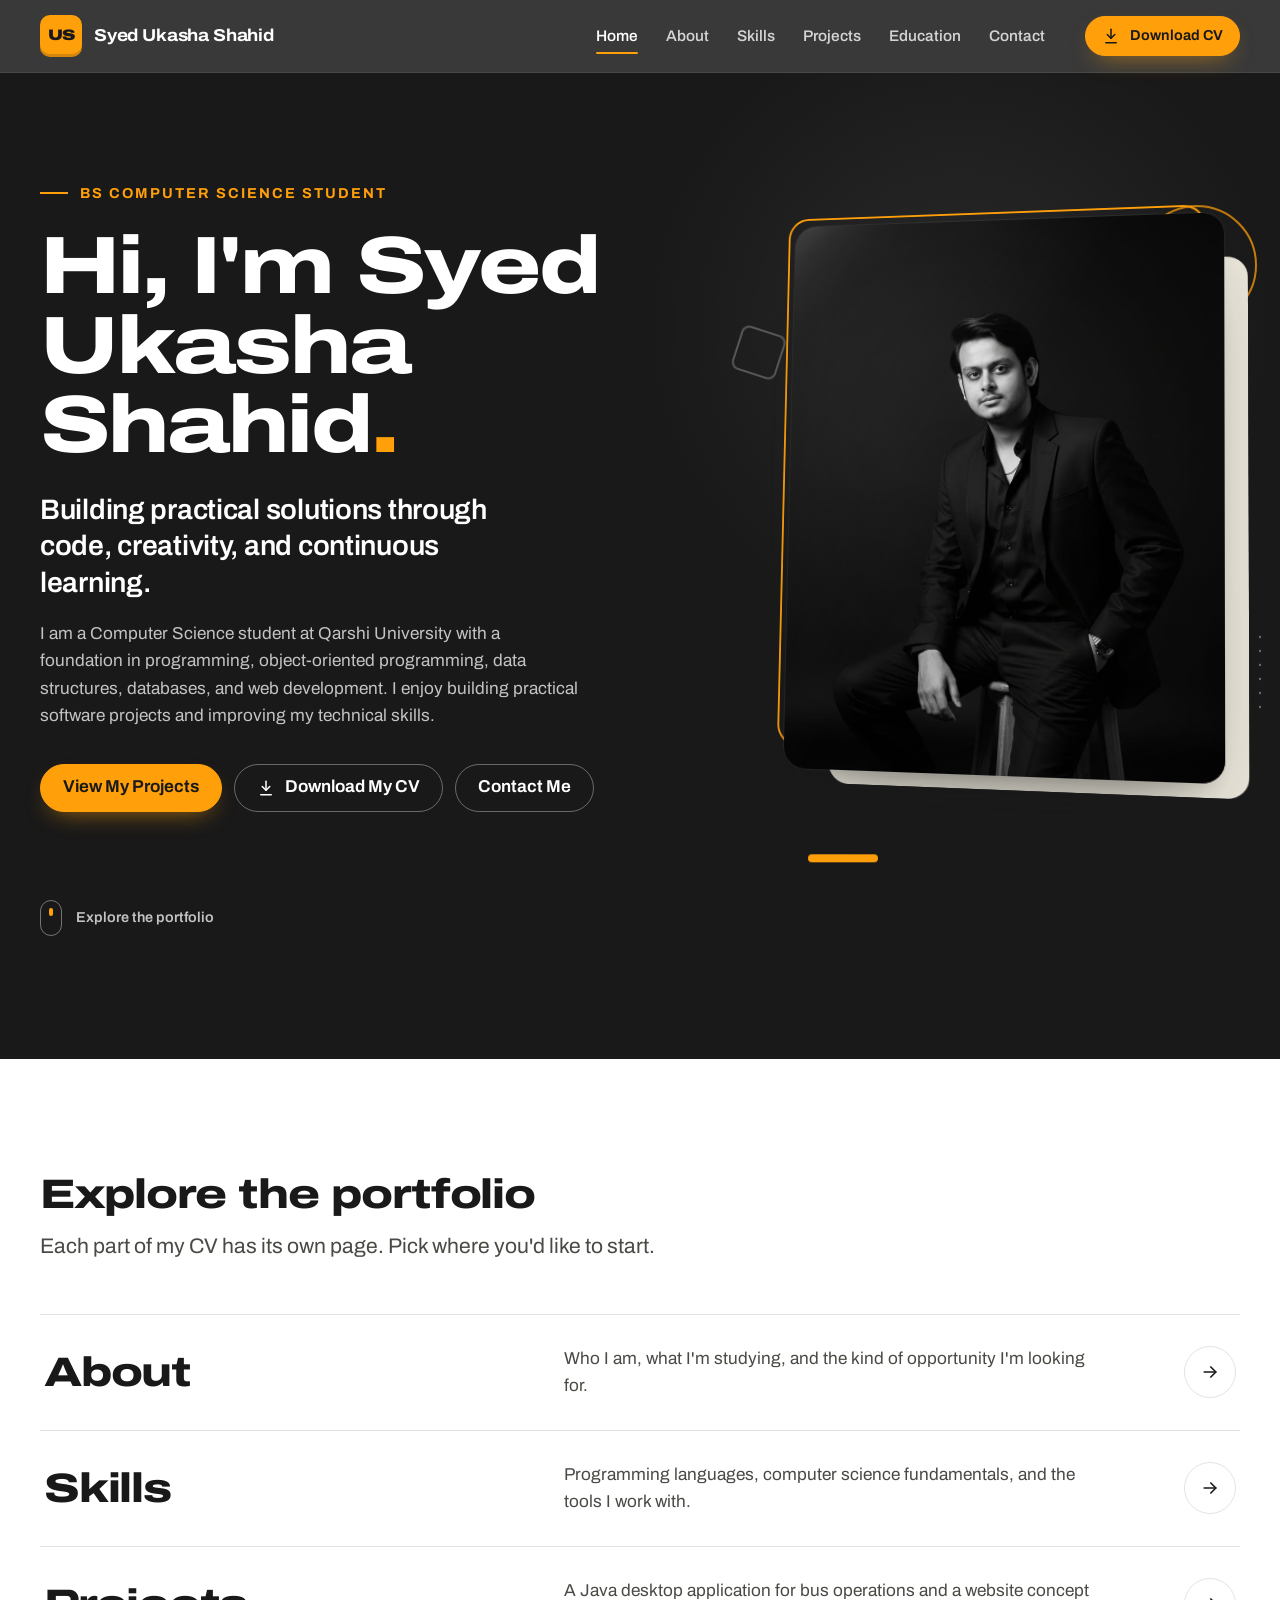
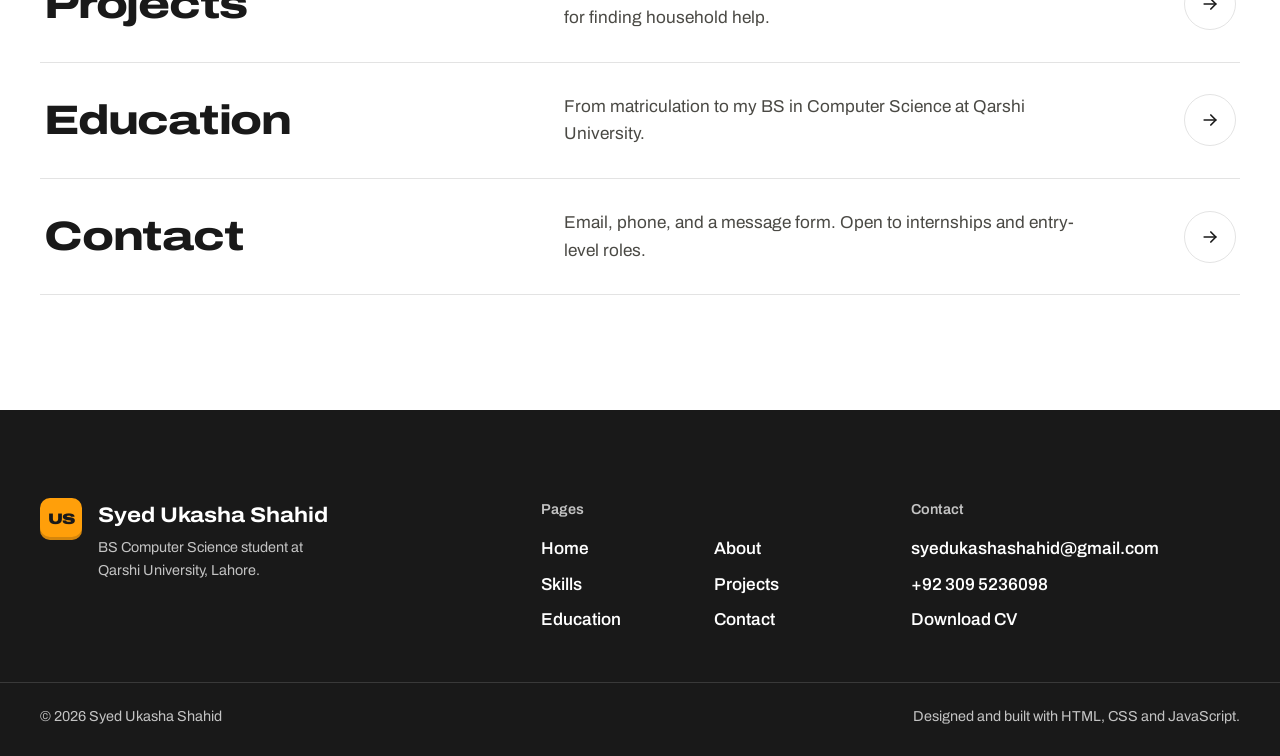
<file: index.html>
<!DOCTYPE html>
<html lang="en">
<head>
  <meta charset="UTF-8">
  <meta name="viewport" content="width=device-width, initial-scale=1">
  <title>Syed Ukasha Shahid | Computer Science Student</title>
  <meta name="description" content="Portfolio of Syed Ukasha Shahid, a BS Computer Science student at Qarshi University, Lahore. Projects, skills, education and contact details.">
  <meta name="theme-color" content="#191919">
  <link rel="icon" href="data:image/svg+xml,%3Csvg xmlns='http://www.w3.org/2000/svg' viewBox='0 0 64 64'%3E%3Crect width='64' height='64' rx='14' fill='%23FF9F0A'/%3E%3Ctext x='32' y='42' text-anchor='middle' font-family='Arial Black,Arial,sans-serif' font-weight='900' font-size='28' fill='%23191919'%3EUS%3C/text%3E%3C/svg%3E">
  <link rel="stylesheet" href="style.css">
  <script>
    /* Enables motion styles only when JavaScript runs. If script.js fails
       to load, the failsafe shows all content after 2.5 seconds. */
    document.documentElement.classList.add("js");
    setTimeout(function () { if (!window.__siteReady) document.documentElement.classList.add("reveal-fallback"); }, 2500);
  </script>
  <script src="script.js" defer></script>
</head>
<body>
  <a class="skip-link" href="#main">Skip to content</a>

  <!-- ============ Shared navigation ============ -->
  <header class="site-header">
    <div class="container nav-bar">
      <a class="brand" href="index.html" aria-label="Syed Ukasha Shahid, home page">
        <span class="monogram" aria-hidden="true">US</span>
        <span class="brand-name" aria-hidden="true">Syed Ukasha Shahid</span>
      </a>
      <button class="nav-toggle" type="button" aria-expanded="false" aria-controls="site-menu">
        <span class="nav-toggle-bars" aria-hidden="true"></span>
        <span class="nav-toggle-label">Menu</span>
      </button>
      <nav class="site-menu" id="site-menu" aria-label="Main">
        <ul class="nav-links">
          <li><a class="nav-link" href="index.html" aria-current="page">Home</a></li>
          <li><a class="nav-link" href="about.html">About</a></li>
          <li><a class="nav-link" href="skills.html">Skills</a></li>
          <li><a class="nav-link" href="projects.html">Projects</a></li>
          <li><a class="nav-link" href="education.html">Education</a></li>
          <li><a class="nav-link" href="contact.html">Contact</a></li>
        </ul>
        <a class="btn btn-primary btn-sm nav-cv" href="assets/Syed_Ukasha_Shahid_CV.pdf" download data-cv>
          <svg viewBox="0 0 24 24" fill="none" stroke="currentColor" stroke-width="2" stroke-linecap="round" stroke-linejoin="round" aria-hidden="true"><path d="M12 3v12"/><path d="m7 10 5 5 5-5"/><path d="M5 21h14"/></svg>
          <span data-cv-label>Download CV</span>
        </a>
      </nav>
    </div>
  </header>

  <main id="main" class="page-enter" tabindex="-1">

    <!-- ============ Hero ============ -->
    <section class="hero theme-dark" data-hero aria-labelledby="hero-title">
      <div class="container">
        <div class="hero-grid">
          <div class="hero-copy">
            <p class="hero-kicker" data-reveal="fade">BS COMPUTER SCIENCE STUDENT</p>
            <h1 class="hero-title display" id="hero-title" data-reveal="depth">Hi, I'm Syed Ukasha Shahid<span class="stop">.</span></h1>
            <p class="hero-sub" data-reveal>Building practical solutions through code, creativity, and continuous learning.</p>
            <p class="hero-desc" data-reveal="fade">I am a Computer Science student at Qarshi University with a foundation in programming, object-oriented programming, data structures, databases, and web development. I enjoy building practical software projects and improving my technical skills.</p>
            <div class="hero-actions" data-reveal>
              <a class="btn btn-primary" href="projects.html">View My Projects</a>
              <a class="btn btn-outline" href="assets/Syed_Ukasha_Shahid_CV.pdf" download data-cv>
                <svg viewBox="0 0 24 24" fill="none" stroke="currentColor" stroke-width="2" stroke-linecap="round" stroke-linejoin="round" aria-hidden="true"><path d="M12 3v12"/><path d="m7 10 5 5 5-5"/><path d="M5 21h14"/></svg>
                <span data-cv-label>Download My CV</span>
              </a>
              <a class="btn btn-outline" href="contact.html">Contact Me</a>
            </div>
          </div>

          <!-- Portrait: plate, outline and photo at different depths -->
          <div class="hero-visual" data-hero-visual data-reveal="depth">
            <div class="hero-shapes" aria-hidden="true">
              <span class="shape shape-ring" data-parallax="0.14"></span>
              <span class="shape shape-square" data-parallax="-0.1"></span>
              <span class="shape shape-dots" data-parallax="0.06"></span>
              <span class="shape shape-bar" data-parallax="-0.16"></span>
            </div>
            <div class="portrait-float">
              <figure class="portrait" data-portrait>
                <div class="portrait-plate" aria-hidden="true"></div>
                <div class="portrait-outline" aria-hidden="true"></div>
                <div class="portrait-card">
                  <img src="assets/profile.jpg" width="864" height="1094"
                       alt="Portrait of Syed Ukasha Shahid in a black suit, seated against a dark studio background"
                       onerror="this.closest('[data-portrait]').classList.add('is-missing')">
                  <div class="portrait-fallback" aria-hidden="true">
                    <span class="fallback-mark">US</span>
                    <span class="fallback-note">Syed Ukasha Shahid</span>
                  </div>
                </div>
              
              </figure>
            </div>
          </div>
        </div>

        <a class="explore-cue" href="#explore">
          <span class="explore-cue-track" aria-hidden="true"></span>
          Explore the portfolio
        </a>
      </div>
    </section>

    <!-- ============ Page index: the way into the other pages ============ -->
    <section class="section" id="explore" aria-labelledby="explore-title">
      <div class="container">
        <div class="section-head">
          <h2 class="section-title display" id="explore-title" data-reveal>Explore the portfolio</h2>
          <p class="section-intro" data-reveal="fade">Each part of my CV has its own page. Pick where you'd like to start.</p>
        </div>

        <ul class="page-index">
          <li class="page-index-item" data-reveal>
            <a class="page-index-link" href="about.html">
              <span class="page-index-name">About</span>
              <span class="page-index-desc">Who I am, what I'm studying, and the kind of opportunity I'm looking for.</span>
              <span class="page-index-arrow" aria-hidden="true"><svg viewBox="0 0 24 24" fill="none" stroke="currentColor" stroke-width="2" stroke-linecap="round" stroke-linejoin="round"><path d="M5 12h14"/><path d="m13 6 6 6-6 6"/></svg></span>
            </a>
          </li>
          <li class="page-index-item" data-reveal>
            <a class="page-index-link" href="skills.html">
              <span class="page-index-name">Skills</span>
              <span class="page-index-desc">Programming languages, computer science fundamentals, and the tools I work with.</span>
              <span class="page-index-arrow" aria-hidden="true"><svg viewBox="0 0 24 24" fill="none" stroke="currentColor" stroke-width="2" stroke-linecap="round" stroke-linejoin="round"><path d="M5 12h14"/><path d="m13 6 6 6-6 6"/></svg></span>
            </a>
          </li>
          <li class="page-index-item" data-reveal>
            <a class="page-index-link" href="projects.html">
              <span class="page-index-name">Projects</span>
              <span class="page-index-desc">A Java desktop application for bus operations and a website concept for finding household help.</span>
              <span class="page-index-arrow" aria-hidden="true"><svg viewBox="0 0 24 24" fill="none" stroke="currentColor" stroke-width="2" stroke-linecap="round" stroke-linejoin="round"><path d="M5 12h14"/><path d="m13 6 6 6-6 6"/></svg></span>
            </a>
          </li>
          <li class="page-index-item" data-reveal>
            <a class="page-index-link" href="education.html">
              <span class="page-index-name">Education</span>
              <span class="page-index-desc">From matriculation to my BS in Computer Science at Qarshi University.</span>
              <span class="page-index-arrow" aria-hidden="true"><svg viewBox="0 0 24 24" fill="none" stroke="currentColor" stroke-width="2" stroke-linecap="round" stroke-linejoin="round"><path d="M5 12h14"/><path d="m13 6 6 6-6 6"/></svg></span>
            </a>
          </li>
          <li class="page-index-item" data-reveal>
            <a class="page-index-link" href="contact.html">
              <span class="page-index-name">Contact</span>
              <span class="page-index-desc">Email, phone, and a message form. Open to internships and entry-level roles.</span>
              <span class="page-index-arrow" aria-hidden="true"><svg viewBox="0 0 24 24" fill="none" stroke="currentColor" stroke-width="2" stroke-linecap="round" stroke-linejoin="round"><path d="M5 12h14"/><path d="m13 6 6 6-6 6"/></svg></span>
            </a>
          </li>
        </ul>
      </div>
    </section>
  </main>

  <button class="to-top" type="button" aria-label="Back to top" hidden>
    <svg viewBox="0 0 24 24" fill="none" stroke="currentColor" stroke-width="2.2" stroke-linecap="round" stroke-linejoin="round" aria-hidden="true"><path d="M12 19V5"/><path d="m6 11 6-6 6 6"/></svg>
  </button>

  <!-- ============ Shared footer ============ -->
  <footer class="site-footer theme-dark">
    <div class="container footer-grid">
      <div class="footer-brand">
        <span class="monogram" aria-hidden="true">US</span>
        <p><strong>Syed Ukasha Shahid</strong><span>BS Computer Science student at Qarshi University, Lahore.</span></p>
      </div>
      <nav aria-label="Footer">
        <p class="footer-heading">Pages</p>
        <ul class="footer-links">
          <li><a href="index.html">Home</a></li>
          <li><a href="about.html">About</a></li>
          <li><a href="skills.html">Skills</a></li>
          <li><a href="projects.html">Projects</a></li>
          <li><a href="education.html">Education</a></li>
          <li><a href="contact.html">Contact</a></li>
        </ul>
      </nav>
      <div>
        <p class="footer-heading">Contact</p>
        <div class="footer-contact">
          <a href="mailto:syedukashashahid@gmail.com">syedukashashahid@gmail.com</a>
          <a href="tel:+923095236098">+92 309 5236098</a>
          <a href="assets/Syed_Ukasha_Shahid_CV.pdf" download data-cv><span data-cv-label>Download CV</span></a>
        </div>
      </div>
    </div>
    <div class="container footer-base">
      <p>&copy; <span data-year>2026</span> Syed Ukasha Shahid</p>
      <p>Designed and built with HTML, CSS and JavaScript.</p>
    </div>
  </footer>
</body>
</html>
</file>
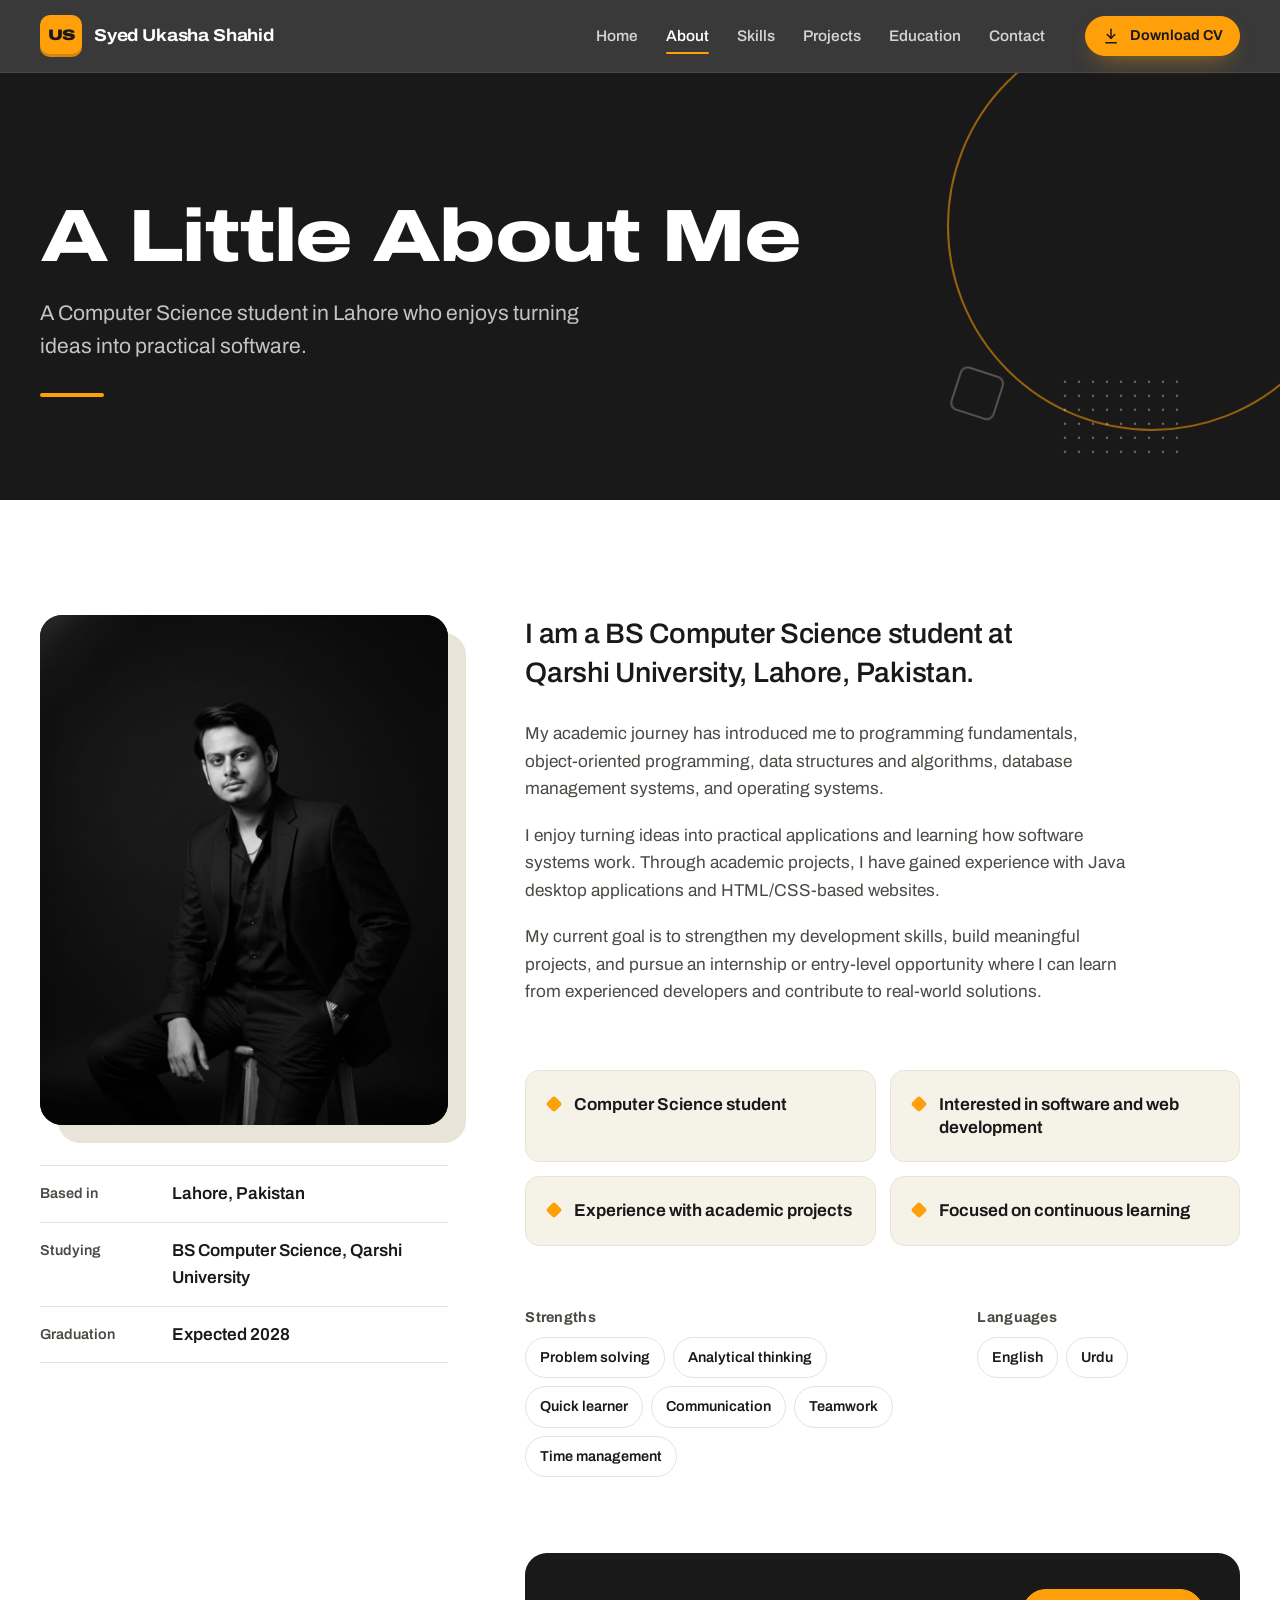
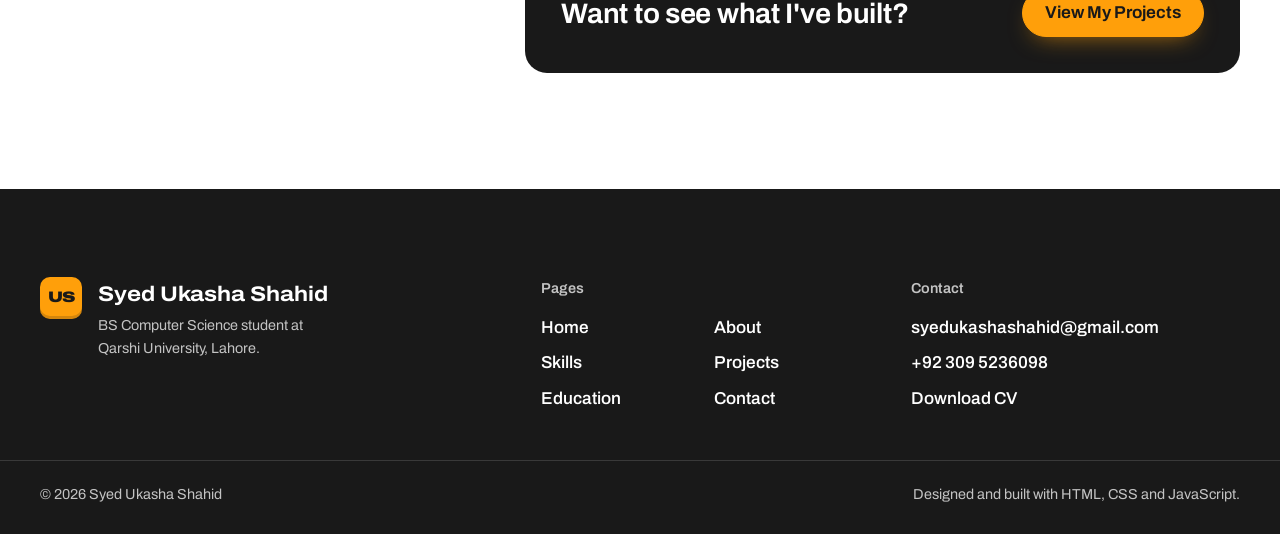
<file: about.html>
<!DOCTYPE html>
<html lang="en">
<head>
  <meta charset="UTF-8">
  <meta name="viewport" content="width=device-width, initial-scale=1">
  <title>About | Syed Ukasha Shahid</title>
  <meta name="description" content="About Syed Ukasha Shahid, a BS Computer Science student at Qarshi University, Lahore.">
  <meta name="theme-color" content="#191919">
  <link rel="icon" href="data:image/svg+xml,%3Csvg xmlns='http://www.w3.org/2000/svg' viewBox='0 0 64 64'%3E%3Crect width='64' height='64' rx='14' fill='%23FF9F0A'/%3E%3Ctext x='32' y='42' text-anchor='middle' font-family='Arial Black,Arial,sans-serif' font-weight='900' font-size='28' fill='%23191919'%3EUS%3C/text%3E%3C/svg%3E">
  <link rel="stylesheet" href="style.css">
  <script>
    /* Enables motion styles only when JavaScript runs. If script.js fails
       to load, the failsafe shows all content after 2.5 seconds. */
    document.documentElement.classList.add("js");
    setTimeout(function () { if (!window.__siteReady) document.documentElement.classList.add("reveal-fallback"); }, 2500);
  </script>
  <script src="script.js" defer></script>
</head>
<body>
  <a class="skip-link" href="#main">Skip to content</a>

  <!-- ============ Shared navigation ============ -->
  <header class="site-header">
    <div class="container nav-bar">
      <a class="brand" href="index.html" aria-label="Syed Ukasha Shahid, home page">
        <span class="monogram" aria-hidden="true">US</span>
        <span class="brand-name" aria-hidden="true">Syed Ukasha Shahid</span>
      </a>
      <button class="nav-toggle" type="button" aria-expanded="false" aria-controls="site-menu">
        <span class="nav-toggle-bars" aria-hidden="true"></span>
        <span class="nav-toggle-label">Menu</span>
      </button>
      <nav class="site-menu" id="site-menu" aria-label="Main">
        <ul class="nav-links">
          <li><a class="nav-link" href="index.html">Home</a></li>
          <li><a class="nav-link" href="about.html" aria-current="page">About</a></li>
          <li><a class="nav-link" href="skills.html">Skills</a></li>
          <li><a class="nav-link" href="projects.html">Projects</a></li>
          <li><a class="nav-link" href="education.html">Education</a></li>
          <li><a class="nav-link" href="contact.html">Contact</a></li>
        </ul>
        <a class="btn btn-primary btn-sm nav-cv" href="assets/Syed_Ukasha_Shahid_CV.pdf" download data-cv>
          <svg viewBox="0 0 24 24" fill="none" stroke="currentColor" stroke-width="2" stroke-linecap="round" stroke-linejoin="round" aria-hidden="true"><path d="M12 3v12"/><path d="m7 10 5 5 5-5"/><path d="M5 21h14"/></svg>
          <span data-cv-label>Download CV</span>
        </a>
      </nav>
    </div>
  </header>

  <main id="main" class="page-enter" tabindex="-1">
    <!-- ============ Page header ============ -->
    <section class="page-hero theme-dark" aria-labelledby="page-title">
      <div class="page-hero-deco" aria-hidden="true">
        <span class="shape shape-ring" data-parallax="0.1"></span>
        <span class="shape shape-square" data-parallax="-0.14"></span>
        <span class="shape shape-dots" data-parallax="0.05"></span>
      </div>
      <div class="container page-hero-inner">
        <h1 class="page-title display" id="page-title" data-reveal>A Little About Me</h1>
        <p class="page-lede" data-reveal="fade">A Computer Science student in Lahore who enjoys turning ideas into practical software.</p>
        <span class="page-rule" aria-hidden="true" data-reveal="fade"></span>
      </div>
    </section>

    <!-- ============ Editorial body ============ -->
    <section class="section">
      <div class="container about-grid">
        <aside class="about-aside" aria-label="Quick facts">
          <figure class="about-photo" data-portrait data-reveal>
            <img src="assets/profile.jpg" width="864" height="1094" loading="lazy"
                 alt="Syed Ukasha Shahid, photographed in a black suit"
                 onerror="this.closest('[data-portrait]').classList.add('is-missing')">
            <div class="portrait-fallback" aria-hidden="true"><span class="fallback-mark">US</span></div>
          </figure>
          <dl class="facts" data-reveal="fade">
            <div class="fact"><dt>Based in</dt><dd>Lahore, Pakistan</dd></div>
            <div class="fact"><dt>Studying</dt><dd>BS Computer Science, Qarshi University</dd></div>
            <div class="fact"><dt>Graduation</dt><dd>Expected 2028</dd></div>
          </dl>
        </aside>

        <div class="about-main">
          <p class="about-lead" data-reveal>I am a BS Computer Science student at Qarshi University, Lahore, Pakistan.</p>

          <div class="about-body prose">
            <p data-reveal="fade">My academic journey has introduced me to programming fundamentals, object-oriented programming, data structures and algorithms, database management systems, and operating systems.</p>
            <p data-reveal="fade">I enjoy turning ideas into practical applications and learning how software systems work. Through academic projects, I have gained experience with Java desktop applications and HTML/CSS-based websites.</p>
            <p data-reveal="fade">My current goal is to strengthen my development skills, build meaningful projects, and pursue an internship or entry-level opportunity where I can learn from experienced developers and contribute to real-world solutions.</p>
          </div>

          <h2 class="visually-hidden">Highlights</h2>
          <ul class="highlights">
            <li data-reveal><div class="highlight">Computer Science student</div></li>
            <li data-reveal><div class="highlight">Interested in software and web development</div></li>
            <li data-reveal><div class="highlight">Experience with academic projects</div></li>
            <li data-reveal><div class="highlight">Focused on continuous learning</div></li>
          </ul>

          <div class="about-extra">
            <div data-reveal>
              <h2 class="mini-heading">Strengths</h2>
              <ul class="chip-list">
                <li class="chip">Problem solving</li>
                <li class="chip">Analytical thinking</li>
                <li class="chip">Quick learner</li>
                <li class="chip">Communication</li>
                <li class="chip">Teamwork</li>
                <li class="chip">Time management</li>
              </ul>
            </div>
            <div data-reveal>
              <h2 class="mini-heading">Languages</h2>
              <ul class="chip-list">
                <li class="chip">English</li>
                <li class="chip">Urdu</li>
              </ul>
            </div>
          </div>

          <div class="next-step theme-dark" data-reveal>
            <p>Want to see what I've built?</p>
            <a class="btn btn-primary" href="projects.html">View My Projects</a>
          </div>
        </div>
      </div>
    </section>
  </main>

  <button class="to-top" type="button" aria-label="Back to top" hidden>
    <svg viewBox="0 0 24 24" fill="none" stroke="currentColor" stroke-width="2.2" stroke-linecap="round" stroke-linejoin="round" aria-hidden="true"><path d="M12 19V5"/><path d="m6 11 6-6 6 6"/></svg>
  </button>

  <!-- ============ Shared footer ============ -->
  <footer class="site-footer theme-dark">
    <div class="container footer-grid">
      <div class="footer-brand">
        <span class="monogram" aria-hidden="true">US</span>
        <p><strong>Syed Ukasha Shahid</strong><span>BS Computer Science student at Qarshi University, Lahore.</span></p>
      </div>
      <nav aria-label="Footer">
        <p class="footer-heading">Pages</p>
        <ul class="footer-links">
          <li><a href="index.html">Home</a></li>
          <li><a href="about.html">About</a></li>
          <li><a href="skills.html">Skills</a></li>
          <li><a href="projects.html">Projects</a></li>
          <li><a href="education.html">Education</a></li>
          <li><a href="contact.html">Contact</a></li>
        </ul>
      </nav>
      <div>
        <p class="footer-heading">Contact</p>
        <div class="footer-contact">
          <a href="mailto:syedukashashahid@gmail.com">syedukashashahid@gmail.com</a>
          <a href="tel:+923095236098">+92 309 5236098</a>
          <a href="assets/Syed_Ukasha_Shahid_CV.pdf" download data-cv><span data-cv-label>Download CV</span></a>
        </div>
      </div>
    </div>
    <div class="container footer-base">
      <p>&copy; <span data-year>2026</span> Syed Ukasha Shahid</p>
      <p>Designed and built with HTML, CSS and JavaScript.</p>
    </div>
  </footer>
</body>
</html>
</file>
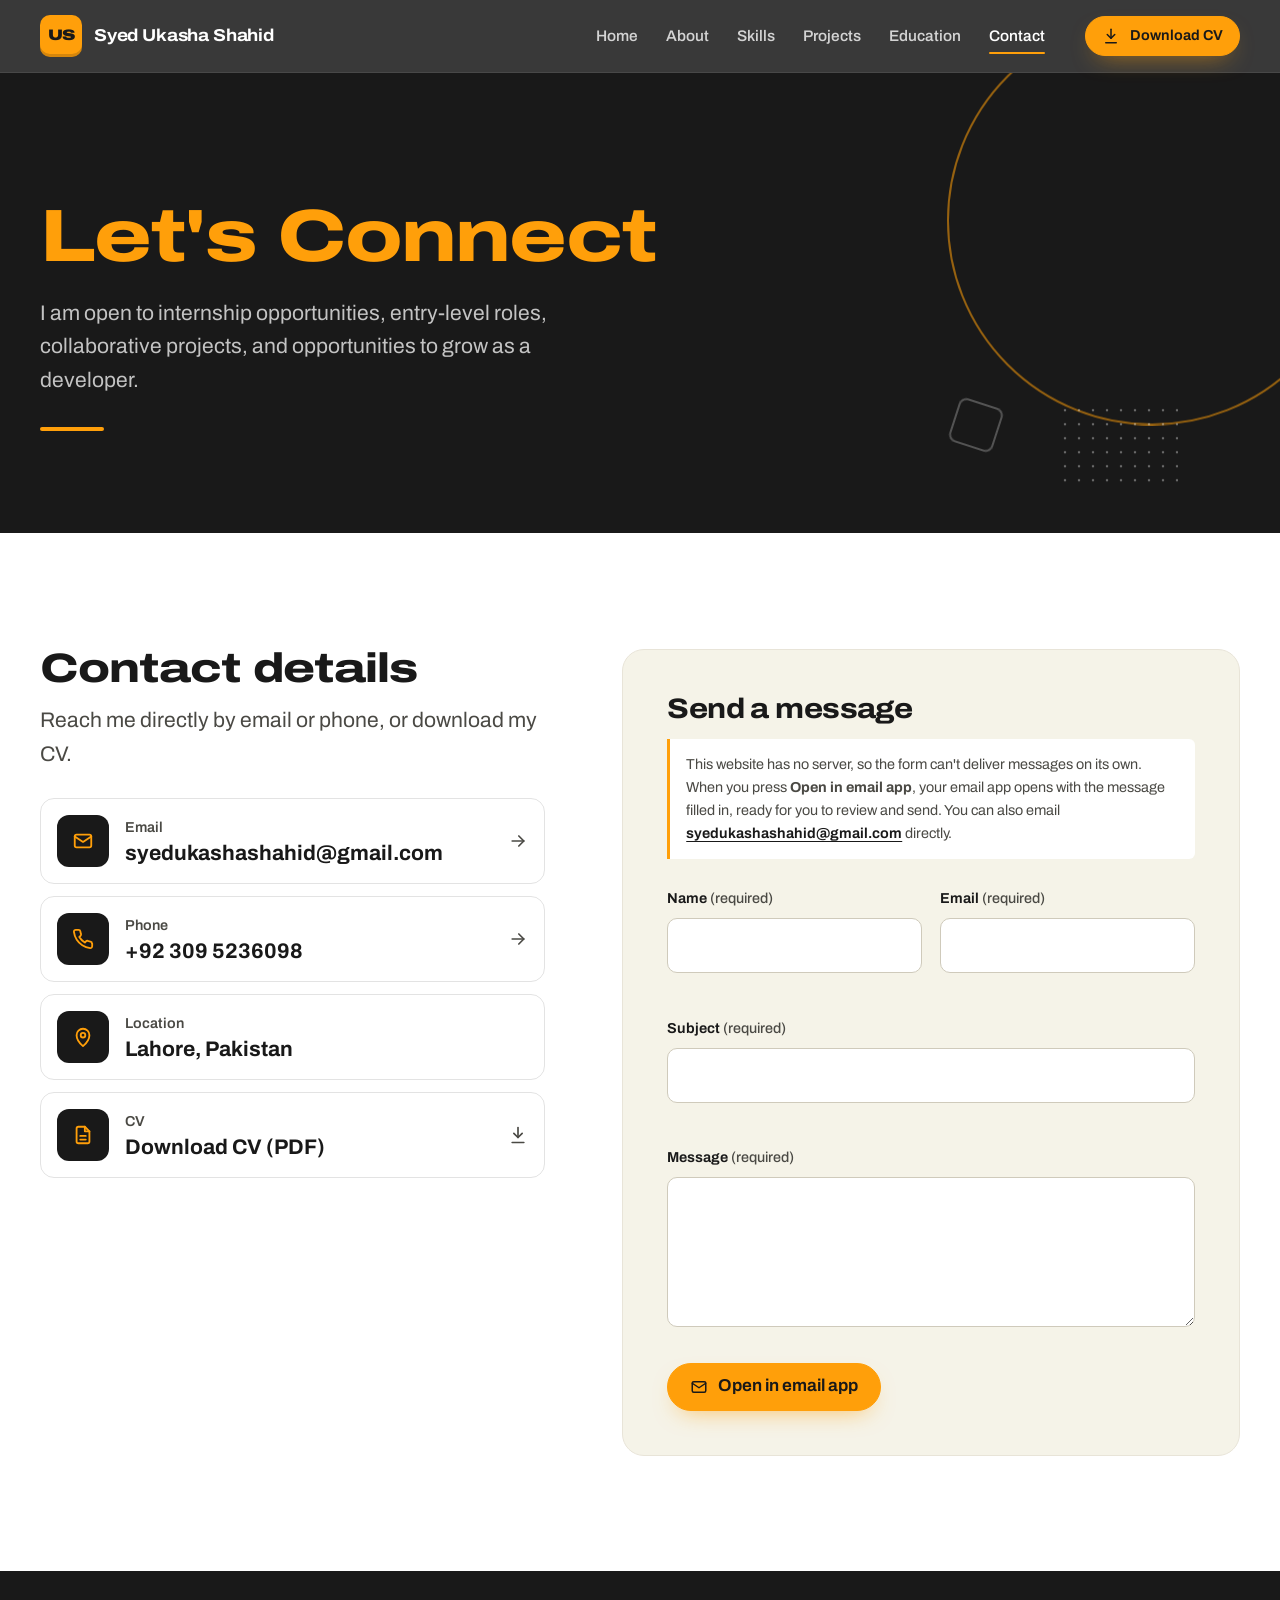
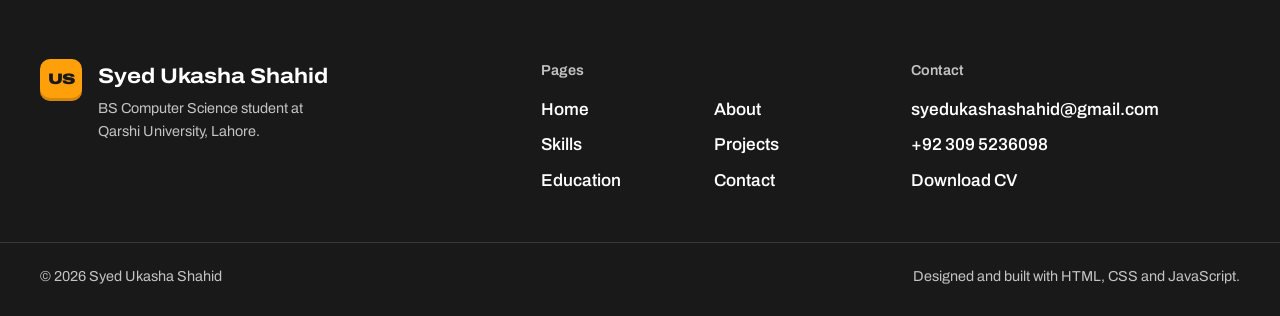
<file: contact.html>
<!DOCTYPE html>
<html lang="en">
<head>
  <meta charset="UTF-8">
  <meta name="viewport" content="width=device-width, initial-scale=1">
  <title>Contact | Syed Ukasha Shahid</title>
  <meta name="description" content="Contact Syed Ukasha Shahid by email or phone, or download his CV.">
  <meta name="theme-color" content="#191919">
  <link rel="icon" href="data:image/svg+xml,%3Csvg xmlns='http://www.w3.org/2000/svg' viewBox='0 0 64 64'%3E%3Crect width='64' height='64' rx='14' fill='%23FF9F0A'/%3E%3Ctext x='32' y='42' text-anchor='middle' font-family='Arial Black,Arial,sans-serif' font-weight='900' font-size='28' fill='%23191919'%3EUS%3C/text%3E%3C/svg%3E">
  <link rel="stylesheet" href="style.css">
  <script>
    /* Enables motion styles only when JavaScript runs. If script.js fails
       to load, the failsafe shows all content after 2.5 seconds. */
    document.documentElement.classList.add("js");
    setTimeout(function () { if (!window.__siteReady) document.documentElement.classList.add("reveal-fallback"); }, 2500);
  </script>
  <script src="script.js" defer></script>
</head>
<body>
  <a class="skip-link" href="#main">Skip to content</a>

  <!-- ============ Shared navigation ============ -->
  <header class="site-header">
    <div class="container nav-bar">
      <a class="brand" href="index.html" aria-label="Syed Ukasha Shahid, home page">
        <span class="monogram" aria-hidden="true">US</span>
        <span class="brand-name" aria-hidden="true">Syed Ukasha Shahid</span>
      </a>
      <button class="nav-toggle" type="button" aria-expanded="false" aria-controls="site-menu">
        <span class="nav-toggle-bars" aria-hidden="true"></span>
        <span class="nav-toggle-label">Menu</span>
      </button>
      <nav class="site-menu" id="site-menu" aria-label="Main">
        <ul class="nav-links">
          <li><a class="nav-link" href="index.html">Home</a></li>
          <li><a class="nav-link" href="about.html">About</a></li>
          <li><a class="nav-link" href="skills.html">Skills</a></li>
          <li><a class="nav-link" href="projects.html">Projects</a></li>
          <li><a class="nav-link" href="education.html">Education</a></li>
          <li><a class="nav-link" href="contact.html" aria-current="page">Contact</a></li>
        </ul>
        <a class="btn btn-primary btn-sm nav-cv" href="assets/Syed_Ukasha_Shahid_CV.pdf" download data-cv>
          <svg viewBox="0 0 24 24" fill="none" stroke="currentColor" stroke-width="2" stroke-linecap="round" stroke-linejoin="round" aria-hidden="true"><path d="M12 3v12"/><path d="m7 10 5 5 5-5"/><path d="M5 21h14"/></svg>
          <span data-cv-label>Download CV</span>
        </a>
      </nav>
    </div>
  </header>

  <main id="main" class="page-enter" tabindex="-1">
    <!-- ============ Page header ============ -->
    <section class="page-hero theme-dark" aria-labelledby="page-title">
      <div class="page-hero-deco" aria-hidden="true">
        <span class="shape shape-ring" data-parallax="0.1"></span>
        <span class="shape shape-square" data-parallax="-0.14"></span>
        <span class="shape shape-dots" data-parallax="0.05"></span>
      </div>
      <div class="container page-hero-inner">
        <h1 class="page-title page-title--accent display" id="page-title" data-reveal>Let's Connect</h1>
        <p class="page-lede" data-reveal="fade">I am open to internship opportunities, entry-level roles, collaborative projects, and opportunities to grow as a developer.</p>
        <span class="page-rule" aria-hidden="true" data-reveal="fade"></span>
      </div>
    </section>

    <section class="section">
      <div class="container contact-grid">

        <!-- ============ Direct contact ============ -->
        <div class="contact-info">
          <h2 class="section-title display" data-reveal>Contact details</h2>
          <p class="section-intro" data-reveal="fade">Reach me directly by email or phone, or download my CV.</p>
          <ul class="contact-list">
            <li data-reveal>
              <a class="contact-row" href="mailto:syedukashashahid@gmail.com">
                <span class="contact-icon" aria-hidden="true"><svg viewBox="0 0 24 24" fill="none" stroke="currentColor" stroke-width="2" stroke-linecap="round" stroke-linejoin="round"><rect x="3" y="5" width="18" height="14" rx="2"/><path d="m3 7 9 6 9-6"/></svg></span>
                <span><span class="contact-label">Email</span><span class="contact-value">syedukashashahid@gmail.com</span></span>
                <span class="contact-go" aria-hidden="true"><svg viewBox="0 0 24 24" fill="none" stroke="currentColor" stroke-width="2" stroke-linecap="round" stroke-linejoin="round"><path d="M5 12h14"/><path d="m13 6 6 6-6 6"/></svg></span>
              </a>
            </li>
            <li data-reveal>
              <a class="contact-row" href="tel:+923095236098">
                <span class="contact-icon" aria-hidden="true"><svg viewBox="0 0 24 24" fill="none" stroke="currentColor" stroke-width="2" stroke-linecap="round" stroke-linejoin="round"><path d="M22 16.9v3a2 2 0 0 1-2.2 2 19.8 19.8 0 0 1-8.6-3.1 19.5 19.5 0 0 1-6-6A19.8 19.8 0 0 1 2.1 4.2 2 2 0 0 1 4.1 2h3a2 2 0 0 1 2 1.7c.1.9.4 1.8.7 2.7a2 2 0 0 1-.5 2.1L8 9.8a16 16 0 0 0 6 6l1.3-1.3a2 2 0 0 1 2.1-.4c.9.3 1.8.6 2.7.7a2 2 0 0 1 1.7 2z"/></svg></span>
                <span><span class="contact-label">Phone</span><span class="contact-value">+92 309 5236098</span></span>
                <span class="contact-go" aria-hidden="true"><svg viewBox="0 0 24 24" fill="none" stroke="currentColor" stroke-width="2" stroke-linecap="round" stroke-linejoin="round"><path d="M5 12h14"/><path d="m13 6 6 6-6 6"/></svg></span>
              </a>
            </li>
            <li data-reveal>
              <div class="contact-row">
                <span class="contact-icon" aria-hidden="true"><svg viewBox="0 0 24 24" fill="none" stroke="currentColor" stroke-width="2" stroke-linecap="round" stroke-linejoin="round"><path d="M12 22s7-6.1 7-12a7 7 0 1 0-14 0c0 5.9 7 12 7 12z"/><circle cx="12" cy="10" r="2.5"/></svg></span>
                <span><span class="contact-label">Location</span><span class="contact-value">Lahore, Pakistan</span></span>
              </div>
            </li>
            <li data-reveal>
              <a class="contact-row" href="assets/Syed_Ukasha_Shahid_CV.pdf" download data-cv>
                <span class="contact-icon" aria-hidden="true"><svg viewBox="0 0 24 24" fill="none" stroke="currentColor" stroke-width="2" stroke-linecap="round" stroke-linejoin="round"><path d="M14 3H7a2 2 0 0 0-2 2v14a2 2 0 0 0 2 2h10a2 2 0 0 0 2-2V8z"/><path d="M14 3v5h5"/><path d="M9 13h6M9 17h6"/></svg></span>
                <span><span class="contact-label">CV</span><span class="contact-value" data-cv-label>Download CV (PDF)</span></span>
                <span class="contact-go" aria-hidden="true"><svg viewBox="0 0 24 24" fill="none" stroke="currentColor" stroke-width="2" stroke-linecap="round" stroke-linejoin="round"><path d="M12 3v12"/><path d="m7 10 5 5 5-5"/><path d="M5 21h14"/></svg></span>
              </a>
            </li>
          </ul>
        </div>

        <!-- ============ Form (front-end only, no server) ============ -->
        <div class="form-card" data-reveal>
          <h2 id="form-title">Send a message</h2>
          <p class="form-note">This website has no server, so the form can't deliver messages on its own. When you press <strong>Open in email app</strong>, your email app opens with the message filled in, ready for you to review and send. You can also email <a href="mailto:syedukashashahid@gmail.com">syedukashashahid@gmail.com</a> directly.</p>

          <form id="contact-form" action="mailto:syedukashashahid@gmail.com" method="post" enctype="text/plain" aria-labelledby="form-title">
            <div class="form-grid">
              <div class="field">
                <label for="name">Name <span class="req">(required)</span></label>
                <input id="name" name="name" type="text" autocomplete="name" required minlength="2" aria-describedby="name-error">
                <p class="field-error" id="name-error" aria-live="polite"></p>
              </div>
              <div class="field">
                <label for="email">Email <span class="req">(required)</span></label>
                <input id="email" name="email" type="email" autocomplete="email" inputmode="email" required aria-describedby="email-error">
                <p class="field-error" id="email-error" aria-live="polite"></p>
              </div>
              <div class="field field--full">
                <label for="subject">Subject <span class="req">(required)</span></label>
                <input id="subject" name="subject" type="text" required aria-describedby="subject-error">
                <p class="field-error" id="subject-error" aria-live="polite"></p>
              </div>
              <div class="field field--full">
                <label for="message">Message <span class="req">(required)</span></label>
                <textarea id="message" name="message" required minlength="10" aria-describedby="message-error"></textarea>
                <p class="field-error" id="message-error" aria-live="polite"></p>
              </div>
            </div>
            <div class="form-actions">
              <button class="btn btn-primary" type="submit">
                <svg viewBox="0 0 24 24" fill="none" stroke="currentColor" stroke-width="2" stroke-linecap="round" stroke-linejoin="round" aria-hidden="true"><rect x="3" y="5" width="18" height="14" rx="2"/><path d="m3 7 9 6 9-6"/></svg>
                Open in email app
              </button>
            </div>
            <p class="form-status" role="status" aria-live="polite"></p>
          </form>
        </div>
      </div>
    </section>
  </main>

  <button class="to-top" type="button" aria-label="Back to top" hidden>
    <svg viewBox="0 0 24 24" fill="none" stroke="currentColor" stroke-width="2.2" stroke-linecap="round" stroke-linejoin="round" aria-hidden="true"><path d="M12 19V5"/><path d="m6 11 6-6 6 6"/></svg>
  </button>

  <!-- ============ Shared footer ============ -->
  <footer class="site-footer theme-dark">
    <div class="container footer-grid">
      <div class="footer-brand">
        <span class="monogram" aria-hidden="true">US</span>
        <p><strong>Syed Ukasha Shahid</strong><span>BS Computer Science student at Qarshi University, Lahore.</span></p>
      </div>
      <nav aria-label="Footer">
        <p class="footer-heading">Pages</p>
        <ul class="footer-links">
          <li><a href="index.html">Home</a></li>
          <li><a href="about.html">About</a></li>
          <li><a href="skills.html">Skills</a></li>
          <li><a href="projects.html">Projects</a></li>
          <li><a href="education.html">Education</a></li>
          <li><a href="contact.html">Contact</a></li>
        </ul>
      </nav>
      <div>
        <p class="footer-heading">Contact</p>
        <div class="footer-contact">
          <a href="mailto:syedukashashahid@gmail.com">syedukashashahid@gmail.com</a>
          <a href="tel:+923095236098">+92 309 5236098</a>
          <a href="assets/Syed_Ukasha_Shahid_CV.pdf" download data-cv><span data-cv-label>Download CV</span></a>
        </div>
      </div>
    </div>
    <div class="container footer-base">
      <p>&copy; <span data-year>2026</span> Syed Ukasha Shahid</p>
      <p>Designed and built with HTML, CSS and JavaScript.</p>
    </div>
  </footer>
</body>
</html>
</file>
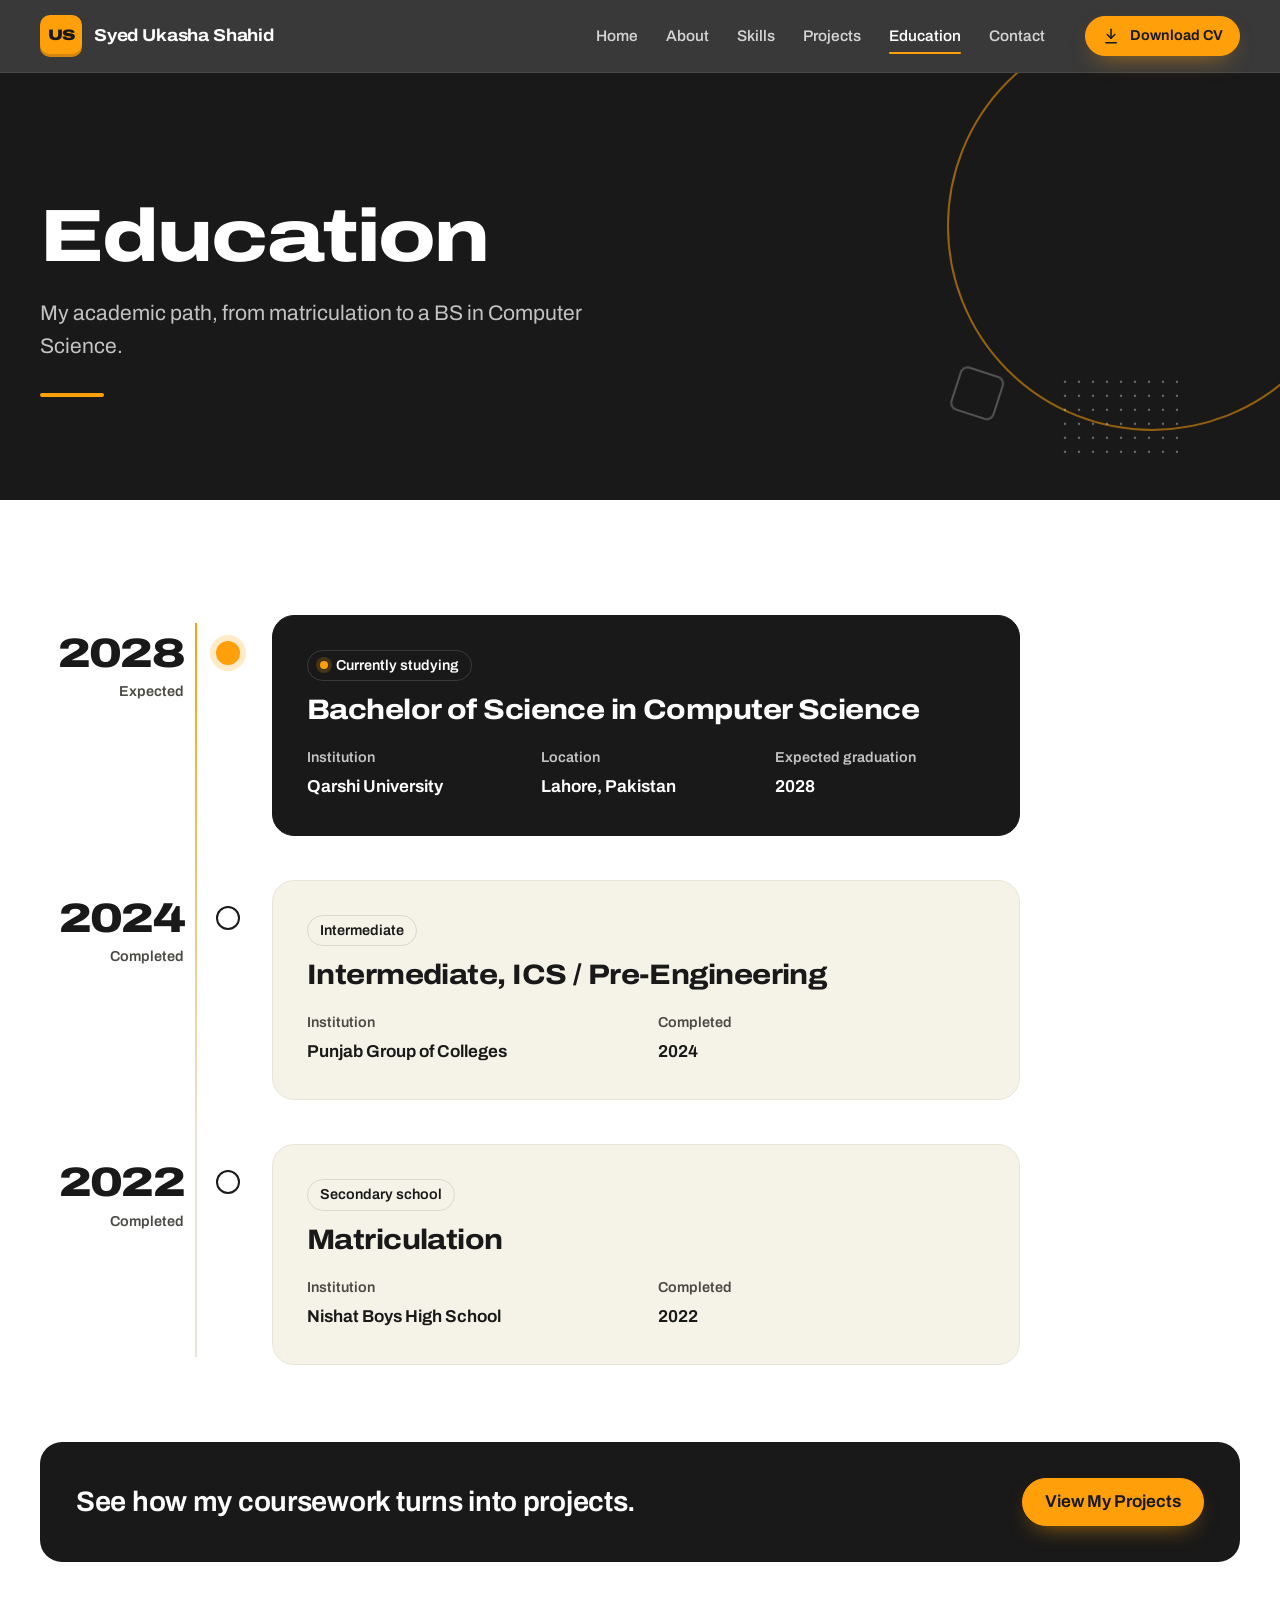
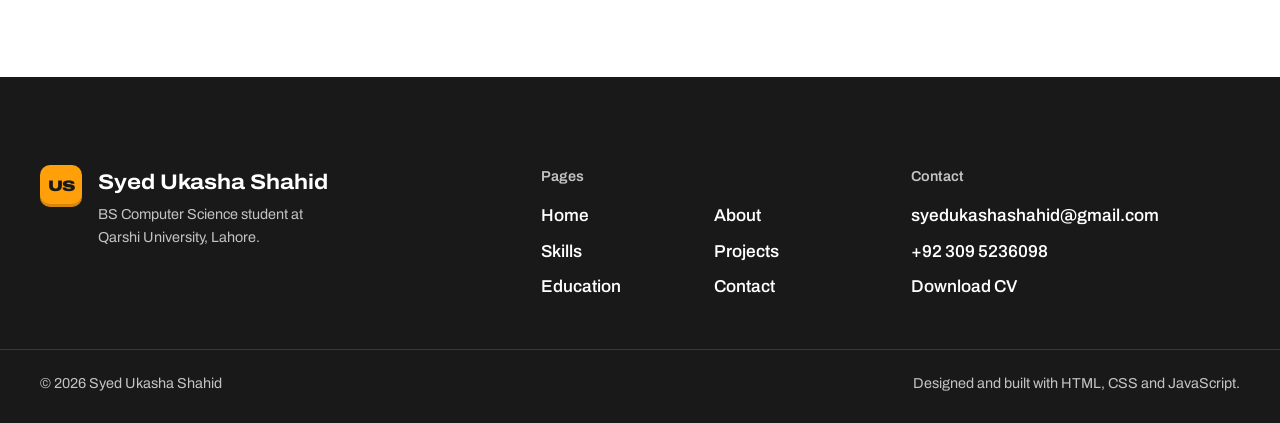
<file: education.html>
<!DOCTYPE html>
<html lang="en">
<head>
  <meta charset="UTF-8">
  <meta name="viewport" content="width=device-width, initial-scale=1">
  <title>Education | Syed Ukasha Shahid</title>
  <meta name="description" content="Education of Syed Ukasha Shahid: BS Computer Science at Qarshi University, Intermediate and Matriculation.">
  <meta name="theme-color" content="#191919">
  <link rel="icon" href="data:image/svg+xml,%3Csvg xmlns='http://www.w3.org/2000/svg' viewBox='0 0 64 64'%3E%3Crect width='64' height='64' rx='14' fill='%23FF9F0A'/%3E%3Ctext x='32' y='42' text-anchor='middle' font-family='Arial Black,Arial,sans-serif' font-weight='900' font-size='28' fill='%23191919'%3EUS%3C/text%3E%3C/svg%3E">
  <link rel="stylesheet" href="style.css">
  <script>
    /* Enables motion styles only when JavaScript runs. If script.js fails
       to load, the failsafe shows all content after 2.5 seconds. */
    document.documentElement.classList.add("js");
    setTimeout(function () { if (!window.__siteReady) document.documentElement.classList.add("reveal-fallback"); }, 2500);
  </script>
  <script src="script.js" defer></script>
</head>
<body>
  <a class="skip-link" href="#main">Skip to content</a>

  <!-- ============ Shared navigation ============ -->
  <header class="site-header">
    <div class="container nav-bar">
      <a class="brand" href="index.html" aria-label="Syed Ukasha Shahid, home page">
        <span class="monogram" aria-hidden="true">US</span>
        <span class="brand-name" aria-hidden="true">Syed Ukasha Shahid</span>
      </a>
      <button class="nav-toggle" type="button" aria-expanded="false" aria-controls="site-menu">
        <span class="nav-toggle-bars" aria-hidden="true"></span>
        <span class="nav-toggle-label">Menu</span>
      </button>
      <nav class="site-menu" id="site-menu" aria-label="Main">
        <ul class="nav-links">
          <li><a class="nav-link" href="index.html">Home</a></li>
          <li><a class="nav-link" href="about.html">About</a></li>
          <li><a class="nav-link" href="skills.html">Skills</a></li>
          <li><a class="nav-link" href="projects.html">Projects</a></li>
          <li><a class="nav-link" href="education.html" aria-current="page">Education</a></li>
          <li><a class="nav-link" href="contact.html">Contact</a></li>
        </ul>
        <a class="btn btn-primary btn-sm nav-cv" href="assets/Syed_Ukasha_Shahid_CV.pdf" download data-cv>
          <svg viewBox="0 0 24 24" fill="none" stroke="currentColor" stroke-width="2" stroke-linecap="round" stroke-linejoin="round" aria-hidden="true"><path d="M12 3v12"/><path d="m7 10 5 5 5-5"/><path d="M5 21h14"/></svg>
          <span data-cv-label>Download CV</span>
        </a>
      </nav>
    </div>
  </header>

  <main id="main" class="page-enter" tabindex="-1">
    <!-- ============ Page header ============ -->
    <section class="page-hero theme-dark" aria-labelledby="page-title">
      <div class="page-hero-deco" aria-hidden="true">
        <span class="shape shape-ring" data-parallax="0.1"></span>
        <span class="shape shape-square" data-parallax="-0.14"></span>
        <span class="shape shape-dots" data-parallax="0.05"></span>
      </div>
      <div class="container page-hero-inner">
        <h1 class="page-title display" id="page-title" data-reveal>Education</h1>
        <p class="page-lede" data-reveal="fade">My academic path, from matriculation to a BS in Computer Science.</p>
        <span class="page-rule" aria-hidden="true" data-reveal="fade"></span>
      </div>
    </section>

    <!-- ============ Timeline, most recent first ============ -->
    <section class="section">
      <div class="container">
        <ol class="timeline">
          <li class="tl-item is-current" data-reveal>
            <div class="tl-year">
              <span class="tl-year-num">2028</span>
              <span class="tl-year-label">Expected</span>
            </div>
            <span class="tl-marker" aria-hidden="true"></span>
            <article class="tl-card">
              <span class="pill pill--dot">Currently studying</span>
              <h2>Bachelor of Science in Computer Science</h2>
              <dl class="tl-meta">
                <div><dt>Institution</dt><dd>Qarshi University</dd></div>
                <div><dt>Location</dt><dd>Lahore, Pakistan</dd></div>
                <div><dt>Expected graduation</dt><dd>2028</dd></div>
              </dl>
            </article>
          </li>

          <li class="tl-item" data-reveal>
            <div class="tl-year">
              <span class="tl-year-num">2024</span>
              <span class="tl-year-label">Completed</span>
            </div>
            <span class="tl-marker" aria-hidden="true"></span>
            <article class="tl-card">
              <span class="pill">Intermediate</span>
              <h2>Intermediate, ICS / Pre-Engineering</h2>
              <dl class="tl-meta">
                <div><dt>Institution</dt><dd>Punjab Group of Colleges</dd></div>
                <div><dt>Completed</dt><dd>2024</dd></div>
              </dl>
            </article>
          </li>

          <li class="tl-item" data-reveal>
            <div class="tl-year">
              <span class="tl-year-num">2022</span>
              <span class="tl-year-label">Completed</span>
            </div>
            <span class="tl-marker" aria-hidden="true"></span>
            <article class="tl-card">
              <span class="pill">Secondary school</span>
              <h2>Matriculation</h2>
              <dl class="tl-meta">
                <div><dt>Institution</dt><dd>Nishat Boys High School</dd></div>
                <div><dt>Completed</dt><dd>2022</dd></div>
              </dl>
            </article>
          </li>
        </ol>

        <div class="next-step theme-dark" data-reveal>
          <p>See how my coursework turns into projects.</p>
          <a class="btn btn-primary" href="projects.html">View My Projects</a>
        </div>
      </div>
    </section>
  </main>

  <button class="to-top" type="button" aria-label="Back to top" hidden>
    <svg viewBox="0 0 24 24" fill="none" stroke="currentColor" stroke-width="2.2" stroke-linecap="round" stroke-linejoin="round" aria-hidden="true"><path d="M12 19V5"/><path d="m6 11 6-6 6 6"/></svg>
  </button>

  <!-- ============ Shared footer ============ -->
  <footer class="site-footer theme-dark">
    <div class="container footer-grid">
      <div class="footer-brand">
        <span class="monogram" aria-hidden="true">US</span>
        <p><strong>Syed Ukasha Shahid</strong><span>BS Computer Science student at Qarshi University, Lahore.</span></p>
      </div>
      <nav aria-label="Footer">
        <p class="footer-heading">Pages</p>
        <ul class="footer-links">
          <li><a href="index.html">Home</a></li>
          <li><a href="about.html">About</a></li>
          <li><a href="skills.html">Skills</a></li>
          <li><a href="projects.html">Projects</a></li>
          <li><a href="education.html">Education</a></li>
          <li><a href="contact.html">Contact</a></li>
        </ul>
      </nav>
      <div>
        <p class="footer-heading">Contact</p>
        <div class="footer-contact">
          <a href="mailto:syedukashashahid@gmail.com">syedukashashahid@gmail.com</a>
          <a href="tel:+923095236098">+92 309 5236098</a>
          <a href="assets/Syed_Ukasha_Shahid_CV.pdf" download data-cv><span data-cv-label>Download CV</span></a>
        </div>
      </div>
    </div>
    <div class="container footer-base">
      <p>&copy; <span data-year>2026</span> Syed Ukasha Shahid</p>
      <p>Designed and built with HTML, CSS and JavaScript.</p>
    </div>
  </footer>
</body>
</html>
</file>
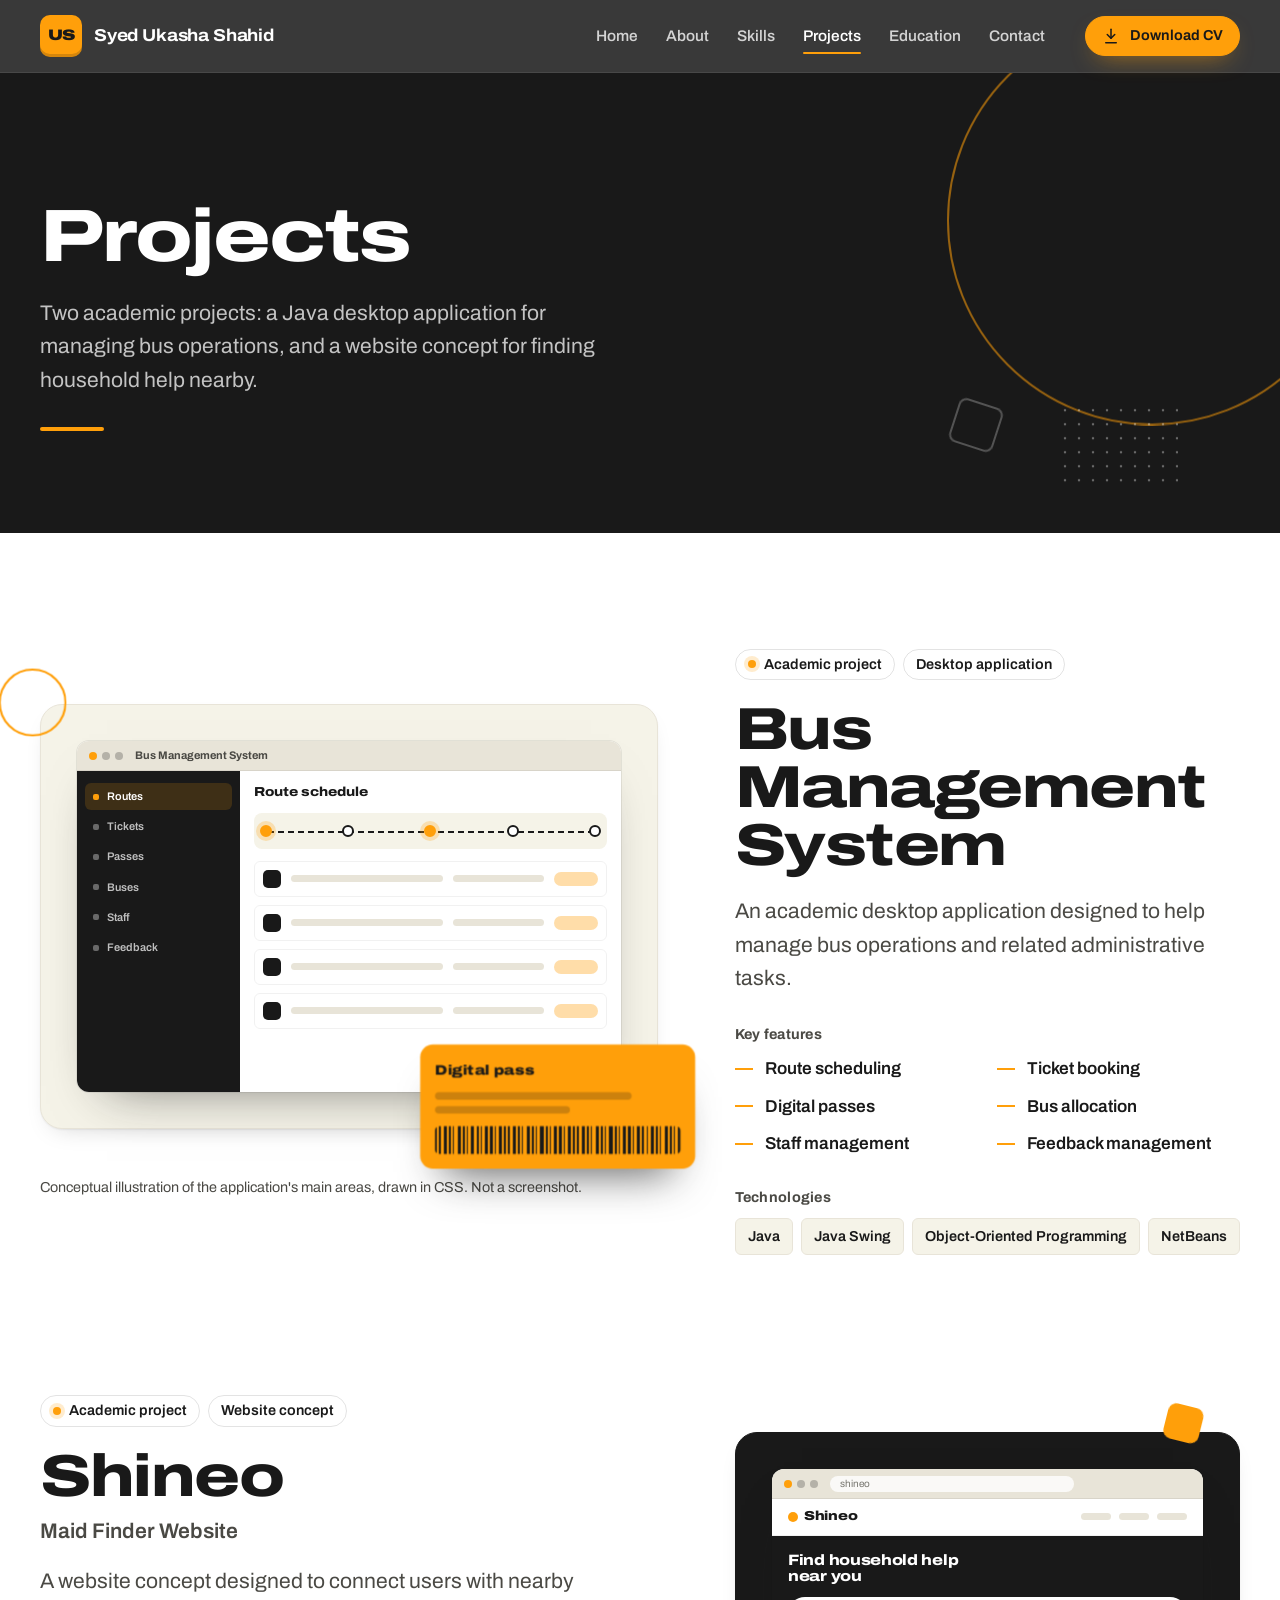
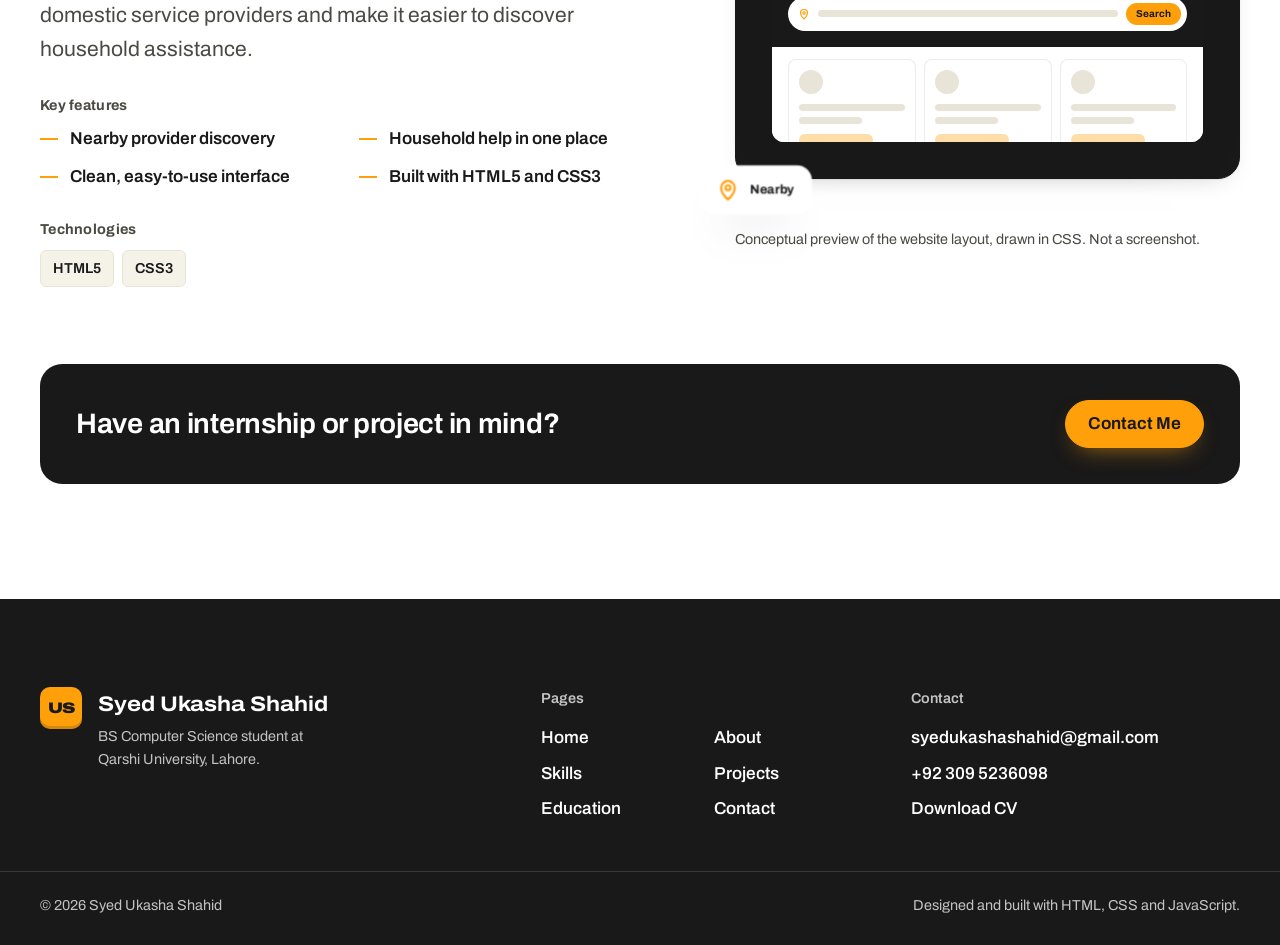
<file: projects.html>
<!DOCTYPE html>
<html lang="en">
<head>
  <meta charset="UTF-8">
  <meta name="viewport" content="width=device-width, initial-scale=1">
  <title>Projects | Syed Ukasha Shahid</title>
  <meta name="description" content="Academic projects by Syed Ukasha Shahid: a Java Bus Management System and the Shineo website concept.">
  <meta name="theme-color" content="#191919">
  <link rel="icon" href="data:image/svg+xml,%3Csvg xmlns='http://www.w3.org/2000/svg' viewBox='0 0 64 64'%3E%3Crect width='64' height='64' rx='14' fill='%23FF9F0A'/%3E%3Ctext x='32' y='42' text-anchor='middle' font-family='Arial Black,Arial,sans-serif' font-weight='900' font-size='28' fill='%23191919'%3EUS%3C/text%3E%3C/svg%3E">
  <link rel="stylesheet" href="style.css">
  <script>
    /* Enables motion styles only when JavaScript runs. If script.js fails
       to load, the failsafe shows all content after 2.5 seconds. */
    document.documentElement.classList.add("js");
    setTimeout(function () { if (!window.__siteReady) document.documentElement.classList.add("reveal-fallback"); }, 2500);
  </script>
  <script src="script.js" defer></script>
</head>
<body>
  <a class="skip-link" href="#main">Skip to content</a>

  <!-- ============ Shared navigation ============ -->
  <header class="site-header">
    <div class="container nav-bar">
      <a class="brand" href="index.html" aria-label="Syed Ukasha Shahid, home page">
        <span class="monogram" aria-hidden="true">US</span>
        <span class="brand-name" aria-hidden="true">Syed Ukasha Shahid</span>
      </a>
      <button class="nav-toggle" type="button" aria-expanded="false" aria-controls="site-menu">
        <span class="nav-toggle-bars" aria-hidden="true"></span>
        <span class="nav-toggle-label">Menu</span>
      </button>
      <nav class="site-menu" id="site-menu" aria-label="Main">
        <ul class="nav-links">
          <li><a class="nav-link" href="index.html">Home</a></li>
          <li><a class="nav-link" href="about.html">About</a></li>
          <li><a class="nav-link" href="skills.html">Skills</a></li>
          <li><a class="nav-link" href="projects.html" aria-current="page">Projects</a></li>
          <li><a class="nav-link" href="education.html">Education</a></li>
          <li><a class="nav-link" href="contact.html">Contact</a></li>
        </ul>
        <a class="btn btn-primary btn-sm nav-cv" href="assets/Syed_Ukasha_Shahid_CV.pdf" download data-cv>
          <svg viewBox="0 0 24 24" fill="none" stroke="currentColor" stroke-width="2" stroke-linecap="round" stroke-linejoin="round" aria-hidden="true"><path d="M12 3v12"/><path d="m7 10 5 5 5-5"/><path d="M5 21h14"/></svg>
          <span data-cv-label>Download CV</span>
        </a>
      </nav>
    </div>
  </header>

  <main id="main" class="page-enter" tabindex="-1">
    <!-- ============ Page header ============ -->
    <section class="page-hero theme-dark" aria-labelledby="page-title">
      <div class="page-hero-deco" aria-hidden="true">
        <span class="shape shape-ring" data-parallax="0.1"></span>
        <span class="shape shape-square" data-parallax="-0.14"></span>
        <span class="shape shape-dots" data-parallax="0.05"></span>
      </div>
      <div class="container page-hero-inner">
        <h1 class="page-title display" id="page-title" data-reveal="depth">Projects</h1>
        <p class="page-lede" data-reveal="fade">Two academic projects: a Java desktop application for managing bus operations, and a website concept for finding household help nearby.</p>
        <span class="page-rule" aria-hidden="true" data-reveal="fade"></span>
      </div>
    </section>

    <section class="section">
      <div class="container">

        <!-- ============ Project 1 ============ -->
        <article class="project" id="bus-management-system" aria-labelledby="p1-title">
          <div class="project-visual-wrap" data-reveal="tilt-left">
            <div class="project-stage tilt" data-tilt="6" role="img"
                 aria-label="Illustration of the Bus Management System: a desktop window with sections for routes, tickets, passes, buses, staff and feedback, a route schedule, and a digital pass.">
              <span class="float-ring layer-2"></span>
              <div class="mock layer-0">
                <div class="mock-bar">
                  <span class="mock-dots"><i></i><i></i><i></i></span>
                  <span class="mock-title">Bus Management System</span>
                </div>
                <div class="bus-body">
                  <div class="bus-side">
                    <span class="is-active">Routes</span>
                    <span>Tickets</span>
                    <span>Passes</span>
                    <span>Buses</span>
                    <span>Staff</span>
                    <span>Feedback</span>
                  </div>
                  <div class="bus-main">
                    <div class="bus-heading">Route schedule</div>
                    <div class="route"><i class="is-on"></i><i></i><i class="is-on"></i><i></i><i></i></div>
                    <div class="bus-rows">
                      <div class="bus-row"><b></b><span class="sk"></span><span class="sk"></span><span class="sk pill-sk"></span></div>
                      <div class="bus-row"><b></b><span class="sk"></span><span class="sk"></span><span class="sk pill-sk"></span></div>
                      <div class="bus-row"><b></b><span class="sk"></span><span class="sk"></span><span class="sk pill-sk"></span></div>
                      <div class="bus-row"><b></b><span class="sk"></span><span class="sk"></span><span class="sk pill-sk"></span></div>
                    </div>
                  </div>
                </div>
              </div>
              <div class="pass-card layer-2">
                <strong>Digital pass</strong>
                <span class="sk" style="width: 80%"></span>
                <span class="sk" style="width: 55%"></span>
                <div class="barcode"></div>
              </div>
            </div>
            <p class="visual-caption">Conceptual illustration of the application's main areas, drawn in CSS. Not a screenshot.</p>
          </div>

          <div class="project-body">
            <ul class="project-meta" data-reveal="fade">
              <li class="pill pill--dot">Academic project</li>
              <li class="pill">Desktop application</li>
            </ul>
            <h2 class="project-title display" id="p1-title" data-reveal="depth">Bus Management System</h2>
            <p class="project-desc" data-reveal="fade">An academic desktop application designed to help manage bus operations and related administrative tasks.</p>

            <div class="project-block" data-reveal>
              <h3 class="mini-heading">Key features</h3>
              <ul class="feature-list">
                <li>Route scheduling</li>
                <li>Ticket booking</li>
                <li>Digital passes</li>
                <li>Bus allocation</li>
                <li>Staff management</li>
                <li>Feedback management</li>
              </ul>
            </div>

            <div class="project-block" data-reveal>
              <h3 class="mini-heading">Technologies</h3>
              <ul class="tag-list">
                <li class="tag">Java</li>
                <li class="tag">Java Swing</li>
                <li class="tag">Object-Oriented Programming</li>
                <li class="tag">NetBeans</li>
              </ul>
            </div>
          </div>
        </article>

        <!-- ============ Project 2 ============ -->
        <article class="project project--flip" id="shineo" aria-labelledby="p2-title">
          <div class="project-visual-wrap" data-reveal="tilt-right">
            <div class="project-stage project-stage--dark tilt" data-tilt="6" role="img"
                 aria-label="Illustration of the Shineo website concept: a page with a search bar for finding household help nearby and a row of service provider cards.">
              <span class="float-square layer-2"></span>
              <div class="mock layer-0">
                <div class="mock-bar">
                  <span class="mock-dots"><i></i><i></i><i></i></span>
                  <span class="mock-url">shineo</span>
                </div>
                <div class="shineo">
                  <div class="shineo-nav">
                    <span class="shineo-logo">Shineo</span>
                    <span class="shineo-links"><span class="sk"></span><span class="sk"></span><span class="sk"></span></span>
                  </div>
                  <div class="shineo-hero">
                    <p class="shineo-h">Find household help near you</p>
                    <div class="shineo-search">
                      <svg viewBox="0 0 24 24" fill="none" stroke="currentColor" stroke-width="2.4" stroke-linecap="round" stroke-linejoin="round"><path d="M12 22s7-6.1 7-12a7 7 0 1 0-14 0c0 5.9 7 12 7 12z"/><circle cx="12" cy="10" r="2.5"/></svg>
                      <span class="sk"></span>
                      <span class="shineo-btn">Search</span>
                    </div>
                  </div>
                  <div class="shineo-cards">
                    <div class="shineo-card"><span class="avatar"></span><span class="sk"></span><span class="sk short"></span><span class="sk pill-sk"></span></div>
                    <div class="shineo-card"><span class="avatar"></span><span class="sk"></span><span class="sk short"></span><span class="sk pill-sk"></span></div>
                    <div class="shineo-card"><span class="avatar"></span><span class="sk"></span><span class="sk short"></span><span class="sk pill-sk"></span></div>
                  </div>
                </div>
              </div>
              <div class="pin-card layer-2">
                <svg viewBox="0 0 24 24" fill="none" stroke="currentColor" stroke-width="2.2" stroke-linecap="round" stroke-linejoin="round"><path d="M12 22s7-6.1 7-12a7 7 0 1 0-14 0c0 5.9 7 12 7 12z"/><circle cx="12" cy="10" r="2.5"/></svg>
                Nearby
              </div>
            </div>
            <p class="visual-caption">Conceptual preview of the website layout, drawn in CSS. Not a screenshot.</p>
          </div>

          <div class="project-body">
            <ul class="project-meta" data-reveal="fade">
              <li class="pill pill--dot">Academic project</li>
              <li class="pill">Website concept</li>
            </ul>
            <h2 class="project-title display" id="p2-title" data-reveal="depth">Shineo<span class="project-subtitle">Maid Finder Website</span></h2>
            <p class="project-desc" data-reveal="fade">A website concept designed to connect users with nearby domestic service providers and make it easier to discover household assistance.</p>

            <div class="project-block" data-reveal>
              <h3 class="mini-heading">Key features</h3>
              <ul class="feature-list">
                <li>Nearby provider discovery</li>
                <li>Household help in one place</li>
                <li>Clean, easy-to-use interface</li>
                <li>Built with HTML5 and CSS3</li>
              </ul>
            </div>

            <div class="project-block" data-reveal>
              <h3 class="mini-heading">Technologies</h3>
              <ul class="tag-list">
                <li class="tag">HTML5</li>
                <li class="tag">CSS3</li>
              </ul>
            </div>
          </div>
        </article>

        <div class="next-step theme-dark" data-reveal>
          <p>Have an internship or project in mind?</p>
          <a class="btn btn-primary" href="contact.html">Contact Me</a>
        </div>
      </div>
    </section>
  </main>

  <button class="to-top" type="button" aria-label="Back to top" hidden>
    <svg viewBox="0 0 24 24" fill="none" stroke="currentColor" stroke-width="2.2" stroke-linecap="round" stroke-linejoin="round" aria-hidden="true"><path d="M12 19V5"/><path d="m6 11 6-6 6 6"/></svg>
  </button>

  <!-- ============ Shared footer ============ -->
  <footer class="site-footer theme-dark">
    <div class="container footer-grid">
      <div class="footer-brand">
        <span class="monogram" aria-hidden="true">US</span>
        <p><strong>Syed Ukasha Shahid</strong><span>BS Computer Science student at Qarshi University, Lahore.</span></p>
      </div>
      <nav aria-label="Footer">
        <p class="footer-heading">Pages</p>
        <ul class="footer-links">
          <li><a href="index.html">Home</a></li>
          <li><a href="about.html">About</a></li>
          <li><a href="skills.html">Skills</a></li>
          <li><a href="projects.html">Projects</a></li>
          <li><a href="education.html">Education</a></li>
          <li><a href="contact.html">Contact</a></li>
        </ul>
      </nav>
      <div>
        <p class="footer-heading">Contact</p>
        <div class="footer-contact">
          <a href="mailto:syedukashashahid@gmail.com">syedukashashahid@gmail.com</a>
          <a href="tel:+923095236098">+92 309 5236098</a>
          <a href="assets/Syed_Ukasha_Shahid_CV.pdf" download data-cv><span data-cv-label>Download CV</span></a>
        </div>
      </div>
    </div>
    <div class="container footer-base">
      <p>&copy; <span data-year>2026</span> Syed Ukasha Shahid</p>
      <p>Designed and built with HTML, CSS and JavaScript.</p>
    </div>
  </footer>
</body>
</html>
</file>
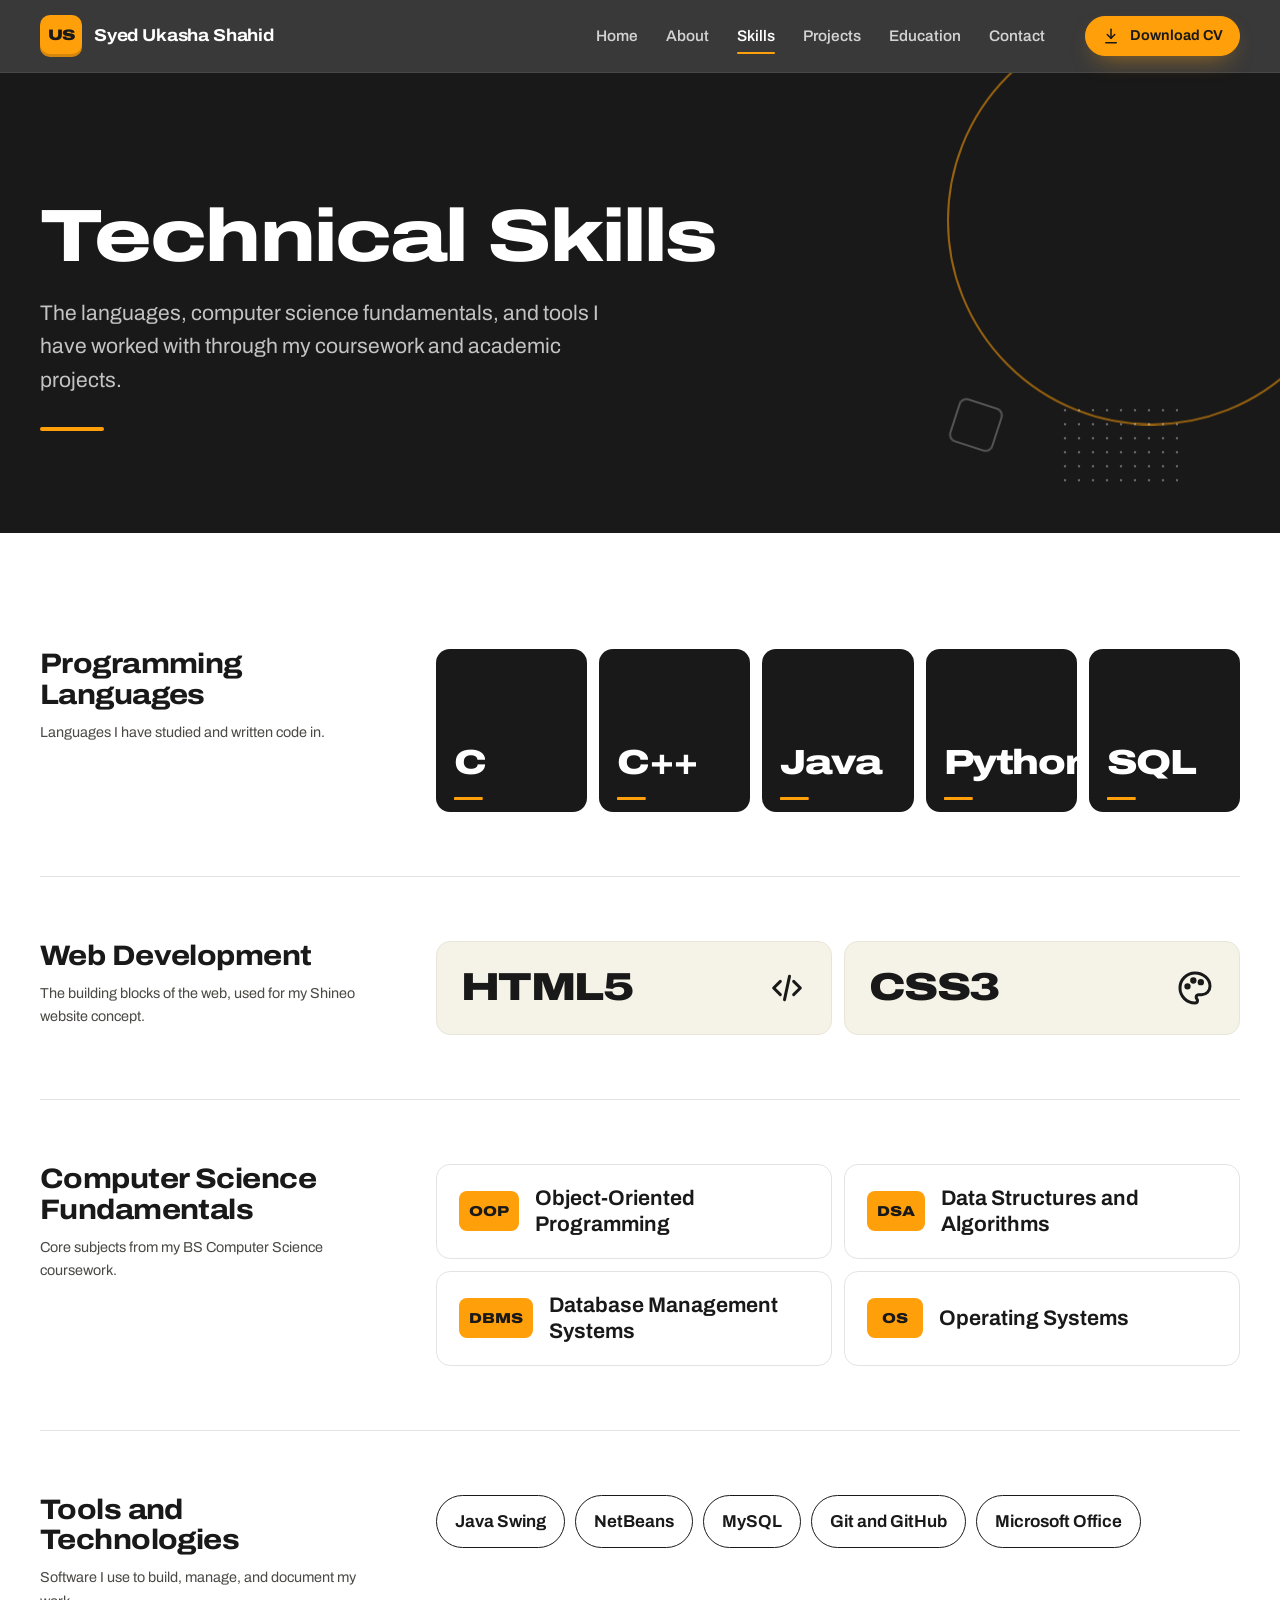
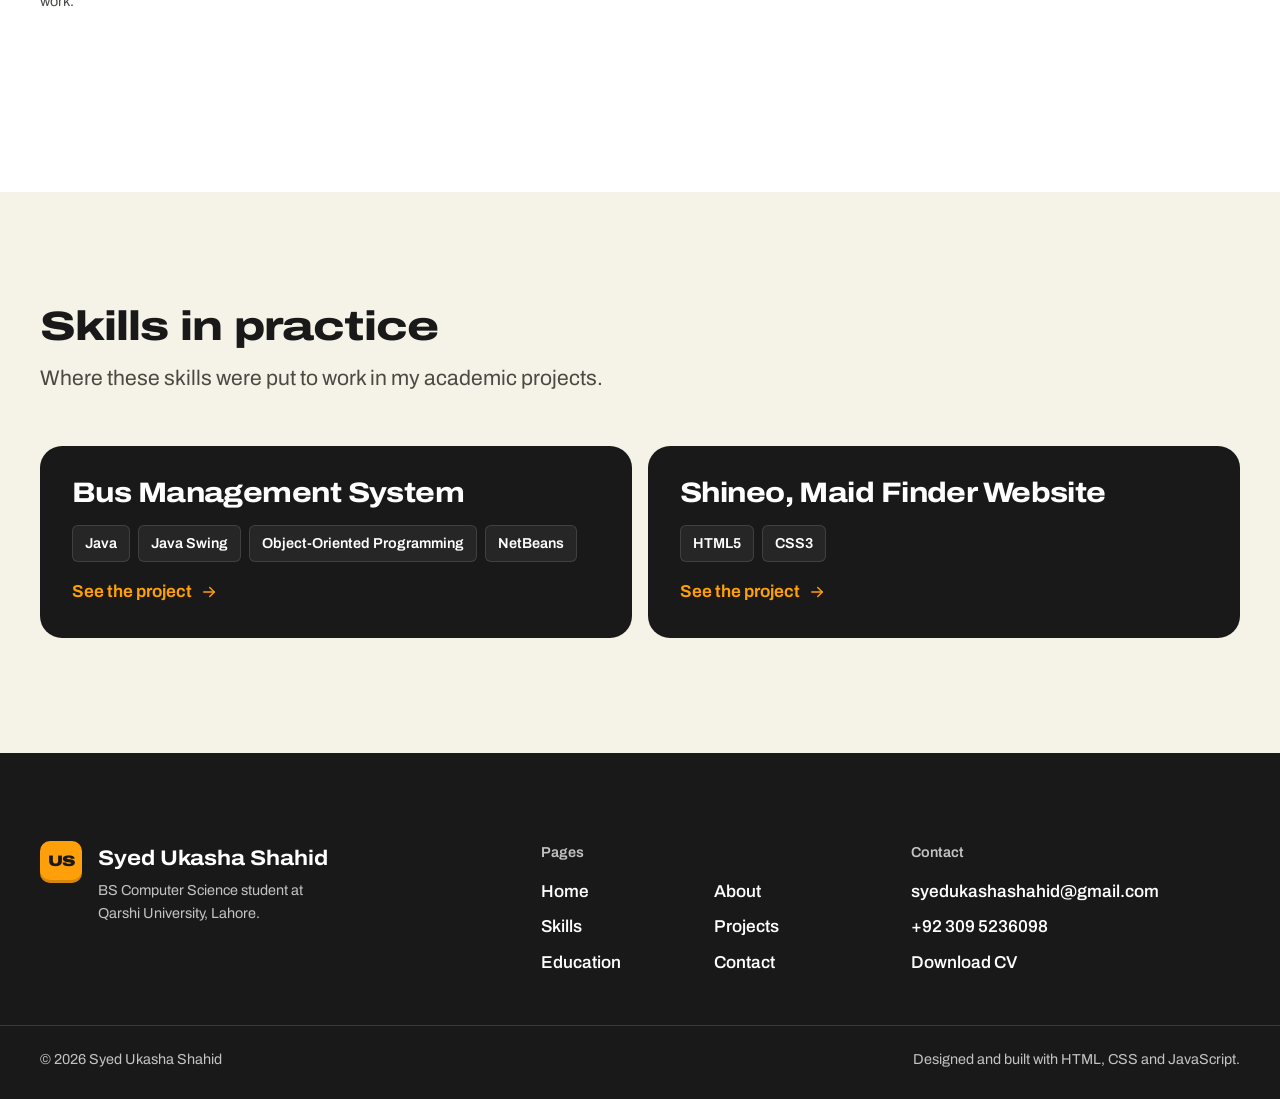
<file: skills.html>
<!DOCTYPE html>
<html lang="en">
<head>
  <meta charset="UTF-8">
  <meta name="viewport" content="width=device-width, initial-scale=1">
  <title>Skills | Syed Ukasha Shahid</title>
  <meta name="description" content="Programming languages, computer science fundamentals and tools used by Syed Ukasha Shahid.">
  <meta name="theme-color" content="#191919">
  <link rel="icon" href="data:image/svg+xml,%3Csvg xmlns='http://www.w3.org/2000/svg' viewBox='0 0 64 64'%3E%3Crect width='64' height='64' rx='14' fill='%23FF9F0A'/%3E%3Ctext x='32' y='42' text-anchor='middle' font-family='Arial Black,Arial,sans-serif' font-weight='900' font-size='28' fill='%23191919'%3EUS%3C/text%3E%3C/svg%3E">
  <link rel="stylesheet" href="style.css">
  <script>
    /* Enables motion styles only when JavaScript runs. If script.js fails
       to load, the failsafe shows all content after 2.5 seconds. */
    document.documentElement.classList.add("js");
    setTimeout(function () { if (!window.__siteReady) document.documentElement.classList.add("reveal-fallback"); }, 2500);
  </script>
  <script src="script.js" defer></script>
</head>
<body>
  <a class="skip-link" href="#main">Skip to content</a>

  <!-- ============ Shared navigation ============ -->
  <header class="site-header">
    <div class="container nav-bar">
      <a class="brand" href="index.html" aria-label="Syed Ukasha Shahid, home page">
        <span class="monogram" aria-hidden="true">US</span>
        <span class="brand-name" aria-hidden="true">Syed Ukasha Shahid</span>
      </a>
      <button class="nav-toggle" type="button" aria-expanded="false" aria-controls="site-menu">
        <span class="nav-toggle-bars" aria-hidden="true"></span>
        <span class="nav-toggle-label">Menu</span>
      </button>
      <nav class="site-menu" id="site-menu" aria-label="Main">
        <ul class="nav-links">
          <li><a class="nav-link" href="index.html">Home</a></li>
          <li><a class="nav-link" href="about.html">About</a></li>
          <li><a class="nav-link" href="skills.html" aria-current="page">Skills</a></li>
          <li><a class="nav-link" href="projects.html">Projects</a></li>
          <li><a class="nav-link" href="education.html">Education</a></li>
          <li><a class="nav-link" href="contact.html">Contact</a></li>
        </ul>
        <a class="btn btn-primary btn-sm nav-cv" href="assets/Syed_Ukasha_Shahid_CV.pdf" download data-cv>
          <svg viewBox="0 0 24 24" fill="none" stroke="currentColor" stroke-width="2" stroke-linecap="round" stroke-linejoin="round" aria-hidden="true"><path d="M12 3v12"/><path d="m7 10 5 5 5-5"/><path d="M5 21h14"/></svg>
          <span data-cv-label>Download CV</span>
        </a>
      </nav>
    </div>
  </header>

  <main id="main" class="page-enter" tabindex="-1">
    <!-- ============ Page header ============ -->
    <section class="page-hero theme-dark" aria-labelledby="page-title">
      <div class="page-hero-deco" aria-hidden="true">
        <span class="shape shape-ring" data-parallax="0.1"></span>
        <span class="shape shape-square" data-parallax="-0.14"></span>
        <span class="shape shape-dots" data-parallax="0.05"></span>
      </div>
      <div class="container page-hero-inner">
        <h1 class="page-title display" id="page-title" data-reveal>Technical Skills</h1>
        <p class="page-lede" data-reveal="fade">The languages, computer science fundamentals, and tools I have worked with through my coursework and academic projects.</p>
        <span class="page-rule" aria-hidden="true" data-reveal="fade"></span>
      </div>
    </section>

    <section class="section">
      <div class="container">

        <!-- Programming languages -->
        <section class="skill-group" aria-labelledby="g-languages">
          <div class="skill-group-head" data-reveal>
            <h2 id="g-languages">Programming Languages</h2>
            <p>Languages I have studied and written code in.</p>
          </div>
          <ul class="lang-grid">
            <li data-reveal><div class="lang-tile"><span class="lang-name">C</span></div></li>
            <li data-reveal><div class="lang-tile"><span class="lang-name">C++</span></div></li>
            <li data-reveal><div class="lang-tile"><span class="lang-name">Java</span></div></li>
            <li data-reveal><div class="lang-tile"><span class="lang-name">Python</span></div></li>
            <li data-reveal><div class="lang-tile"><span class="lang-name">SQL</span></div></li>
          </ul>
        </section>

        <!-- Web development -->
        <section class="skill-group" aria-labelledby="g-web">
          <div class="skill-group-head" data-reveal>
            <h2 id="g-web">Web Development</h2>
            <p>The building blocks of the web, used for my Shineo website concept.</p>
          </div>
          <ul class="web-grid">
            <li data-reveal>
              <div class="web-tile">
                <span class="lang-name">HTML5</span>
                <svg viewBox="0 0 24 24" fill="none" stroke="currentColor" stroke-width="1.8" stroke-linecap="round" stroke-linejoin="round" aria-hidden="true"><path d="m8 8-4 4 4 4"/><path d="m16 8 4 4-4 4"/><path d="m13.5 5-3 14"/></svg>
              </div>
            </li>
            <li data-reveal>
              <div class="web-tile">
                <span class="lang-name">CSS3</span>
                <svg viewBox="0 0 24 24" fill="none" stroke="currentColor" stroke-width="1.8" stroke-linecap="round" stroke-linejoin="round" aria-hidden="true"><path d="M12 3a9 9 0 1 0 0 18c.9 0 1.5-.7 1.5-1.5 0-.4-.2-.7-.4-1-.2-.3-.4-.6-.4-1 0-.8.7-1.5 1.5-1.5H16a5 5 0 0 0 5-5c0-4.4-4-8-9-8z"/><circle cx="7.5" cy="11" r="1"/><circle cx="11" cy="7.5" r="1"/><circle cx="15.5" cy="8.5" r="1"/></svg>
              </div>
            </li>
          </ul>
        </section>

        <!-- Fundamentals -->
        <section class="skill-group" aria-labelledby="g-fundamentals">
          <div class="skill-group-head" data-reveal>
            <h2 id="g-fundamentals">Computer Science Fundamentals</h2>
            <p>Core subjects from my BS Computer Science coursework.</p>
          </div>
          <ul class="fund-list">
            <li data-reveal><div class="fund-item"><span class="abbr" aria-hidden="true">OOP</span>Object-Oriented Programming</div></li>
            <li data-reveal><div class="fund-item"><span class="abbr" aria-hidden="true">DSA</span>Data Structures and Algorithms</div></li>
            <li data-reveal><div class="fund-item"><span class="abbr" aria-hidden="true">DBMS</span>Database Management Systems</div></li>
            <li data-reveal><div class="fund-item"><span class="abbr" aria-hidden="true">OS</span>Operating Systems</div></li>
          </ul>
        </section>

        <!-- Tools -->
        <section class="skill-group" aria-labelledby="g-tools">
          <div class="skill-group-head" data-reveal>
            <h2 id="g-tools">Tools and Technologies</h2>
            <p>Software I use to build, manage, and document my work.</p>
          </div>
          <ul class="tool-list">
            <li data-reveal><span class="tool">Java Swing</span></li>
            <li data-reveal><span class="tool">NetBeans</span></li>
            <li data-reveal><span class="tool">MySQL</span></li>
            <li data-reveal><span class="tool">Git and GitHub</span></li>
            <li data-reveal><span class="tool">Microsoft Office</span></li>
          </ul>
        </section>
      </div>
    </section>

    <!-- ============ Skills applied in projects ============ -->
    <section class="section section--ivory" aria-labelledby="applied-title">
      <div class="container">
        <div class="section-head">
          <h2 class="section-title display" id="applied-title" data-reveal>Skills in practice</h2>
          <p class="section-intro" data-reveal="fade">Where these skills were put to work in my academic projects.</p>
        </div>
        <ul class="applied">
          <li data-reveal>
            <a class="applied-card theme-dark" href="projects.html#bus-management-system">
              <h3>Bus Management System</h3>
              <ul class="tag-list">
                <li class="tag">Java</li>
                <li class="tag">Java Swing</li>
                <li class="tag">Object-Oriented Programming</li>
                <li class="tag">NetBeans</li>
              </ul>
              <span class="more">See the project
                <svg viewBox="0 0 24 24" fill="none" stroke="currentColor" stroke-width="2" stroke-linecap="round" stroke-linejoin="round" aria-hidden="true"><path d="M5 12h14"/><path d="m13 6 6 6-6 6"/></svg>
              </span>
            </a>
          </li>
          <li data-reveal>
            <a class="applied-card theme-dark" href="projects.html#shineo">
              <h3>Shineo, Maid Finder Website</h3>
              <ul class="tag-list">
                <li class="tag">HTML5</li>
                <li class="tag">CSS3</li>
              </ul>
              <span class="more">See the project
                <svg viewBox="0 0 24 24" fill="none" stroke="currentColor" stroke-width="2" stroke-linecap="round" stroke-linejoin="round" aria-hidden="true"><path d="M5 12h14"/><path d="m13 6 6 6-6 6"/></svg>
              </span>
            </a>
          </li>
        </ul>
      </div>
    </section>
  </main>

  <button class="to-top" type="button" aria-label="Back to top" hidden>
    <svg viewBox="0 0 24 24" fill="none" stroke="currentColor" stroke-width="2.2" stroke-linecap="round" stroke-linejoin="round" aria-hidden="true"><path d="M12 19V5"/><path d="m6 11 6-6 6 6"/></svg>
  </button>

  <!-- ============ Shared footer ============ -->
  <footer class="site-footer theme-dark">
    <div class="container footer-grid">
      <div class="footer-brand">
        <span class="monogram" aria-hidden="true">US</span>
        <p><strong>Syed Ukasha Shahid</strong><span>BS Computer Science student at Qarshi University, Lahore.</span></p>
      </div>
      <nav aria-label="Footer">
        <p class="footer-heading">Pages</p>
        <ul class="footer-links">
          <li><a href="index.html">Home</a></li>
          <li><a href="about.html">About</a></li>
          <li><a href="skills.html">Skills</a></li>
          <li><a href="projects.html">Projects</a></li>
          <li><a href="education.html">Education</a></li>
          <li><a href="contact.html">Contact</a></li>
        </ul>
      </nav>
      <div>
        <p class="footer-heading">Contact</p>
        <div class="footer-contact">
          <a href="mailto:syedukashashahid@gmail.com">syedukashashahid@gmail.com</a>
          <a href="tel:+923095236098">+92 309 5236098</a>
          <a href="assets/Syed_Ukasha_Shahid_CV.pdf" download data-cv><span data-cv-label>Download CV</span></a>
        </div>
      </div>
    </div>
    <div class="container footer-base">
      <p>&copy; <span data-year>2026</span> Syed Ukasha Shahid</p>
      <p>Designed and built with HTML, CSS and JavaScript.</p>
    </div>
  </footer>
</body>
</html>
</file>
<file: style.css>
/* ==========================================================================
   Syed Ukasha Shahid — Portfolio
   Shared stylesheet for all pages.

   Contents
   1.  Font
   2.  Design tokens
   3.  Base and resets
   4.  Utilities, layout, buttons
   5.  Header and navigation
   6.  Page entrance, reveal and 3D motion system
   7.  Home page
   8.  Inner page header
   9.  About page
   10. Skills page
   11. Projects page (incl. CSS illustrations)
   12. Education page
   13. Contact page
   14. Footer and back-to-top
   15. Responsive adjustments
   16. Reduced motion
   ========================================================================== */


/* 1. Font ---------------------------------------------------------------
   Archivo variable (weight 100–900, width 62–125%), bundled locally so the
   site works offline and when opened straight from the file system.
   Licence: SIL Open Font License, see assets/fonts/OFL-LICENSE.txt        */
@font-face {
  font-family: "Archivo";
  src: url("assets/fonts/archivo-variable.woff2") format("woff2-variations"),
       url("assets/fonts/archivo-variable.woff2") format("woff2");
  font-weight: 100 900;
  font-stretch: 62% 125%;
  font-style: normal;
  font-display: swap;
}


/* 2. Design tokens ----------------------------------------------------- */
:root {
  /* Palette (from the brief) */
  --black: #191919;
  --white: #ffffff;
  --orange: #ff9f0a;
  --ivory: #f5f3e8;
  --sand: #e8e4d8;
  --gray: #77766f;

  /* Derived text colours that keep WCAG AA contrast on light surfaces.
     Muted gray (#77766F) is used only for large or non-essential text,
     because it drops below 4.5:1 on ivory.                             */
  --ink: var(--black);
  --ink-soft: #4a4944;
  --fg: var(--ink);
  --fg-soft: var(--ink-soft);
  --line: rgba(25, 25, 25, 0.12);
  --focus: var(--black);

  /* Type */
  --font: "Archivo", system-ui, -apple-system, "Segoe UI", Roboto, "Helvetica Neue", Arial, sans-serif;
  --step--1: clamp(0.84rem, 0.81rem + 0.12vw, 0.9rem);
  --step-0: clamp(1rem, 0.97rem + 0.15vw, 1.075rem);
  --step-1: clamp(1.13rem, 1.06rem + 0.35vw, 1.32rem);
  --step-2: clamp(1.35rem, 1.2rem + 0.7vw, 1.8rem);
  --step-3: clamp(1.75rem, 1.45rem + 1.4vw, 2.6rem);
  --step-4: clamp(2.2rem, 1.7rem + 2.5vw, 3.8rem);
  --step-5: clamp(2.5rem, 1.75rem + 3.6vw, 5rem);

  /* Shape and depth */
  --radius-s: 6px;
  --radius-m: 14px;
  --radius-l: 22px;
  --shadow-1: 0 1px 2px rgba(25, 25, 25, 0.06), 0 10px 26px -14px rgba(25, 25, 25, 0.22);
  --shadow-2: 0 40px 70px -36px rgba(25, 25, 25, 0.55), 0 12px 24px -16px rgba(25, 25, 25, 0.3);

  /* Motion */
  --ease: cubic-bezier(0.2, 0.7, 0.2, 1);
  --ease-out: cubic-bezier(0.16, 1, 0.3, 1);

  /* Layout */
  --header-h: 72px;
  --gutter: clamp(16px, 4vw, 40px);
  --max: 1200px;
}

/* Dark surfaces re-map the text tokens so components work on both. */
.theme-dark {
  background-color: var(--black);
  color: var(--white);
  --fg: var(--white);
  --fg-soft: rgba(255, 255, 255, 0.74);
  --line: rgba(255, 255, 255, 0.14);
  --focus: var(--orange);
}


/* 3. Base and resets --------------------------------------------------- */
*,
*::before,
*::after { box-sizing: border-box; }

html {
  -webkit-text-size-adjust: 100%;
  text-size-adjust: 100%;
  scroll-behavior: smooth;
  scroll-padding-top: calc(var(--header-h) + 16px);
}

body {
  margin: 0;
  min-height: 100vh;
  display: flex;
  flex-direction: column;
  font-family: var(--font);
  font-size: var(--step-0);
  line-height: 1.6;
  color: var(--fg);
  background: var(--white);
  overflow-x: hidden;            /* guards against decorative shapes */
  text-rendering: optimizeLegibility;
  -webkit-font-smoothing: antialiased;
}

@supports (overflow: clip) {
  body { overflow-x: clip; }      /* keeps position: sticky working */
}

main { flex: 1 0 auto; display: block; }
main:focus { outline: none; }

img, svg { display: block; max-width: 100%; }
img { height: auto; }

h1, h2, h3, h4 { margin: 0; line-height: 1.1; font-weight: 750; }
p { margin: 0; }
ul, ol { margin: 0; padding: 0; list-style: none; }
dl, dd { margin: 0; }

a { color: inherit; text-decoration-thickness: 1px; text-underline-offset: 0.2em; }

button, input, textarea, select { font: inherit; color: inherit; }
button { cursor: pointer; }

::selection { background: var(--orange); color: var(--black); }

:focus-visible {
  outline: 3px solid var(--focus);
  outline-offset: 3px;
  border-radius: 4px;
}


/* 4. Utilities, layout, buttons ---------------------------------------- */
.container {
  width: 100%;
  max-width: calc(var(--max) + var(--gutter) * 2);
  margin-inline: auto;
  padding-inline: var(--gutter);
}

.visually-hidden {
  position: absolute !important;
  width: 1px; height: 1px;
  padding: 0; margin: -1px;
  overflow: hidden; clip: rect(0 0 0 0);
  white-space: nowrap; border: 0;
}

.skip-link {
  position: absolute;
  left: 16px; top: -100px;
  z-index: 200;
  padding: 10px 16px;
  background: var(--orange);
  color: var(--black);
  font-weight: 700;
  border-radius: var(--radius-s);
  text-decoration: none;
  transition: top 0.2s var(--ease);
}
.skip-link:focus { top: 12px; }

/* Wide, heavy display type. Width comes from Archivo's wdth axis. */
.display {
  font-stretch: 125%;
  font-weight: 800;
  letter-spacing: -0.025em;
  line-height: 0.98;
}

.section { padding-block: clamp(64px, 9vw, 128px); }
.section--tight { padding-block: clamp(48px, 6vw, 88px); }
.section--ivory { background: var(--ivory); }

.section-head { max-width: 46rem; margin-bottom: clamp(32px, 4vw, 56px); }
.section-title { font-size: var(--step-3); }
.section-intro { margin-top: 14px; color: var(--fg-soft); font-size: var(--step-1); max-width: 40rem; }

.prose { max-width: 38rem; }
.prose p + p { margin-top: 1.1em; }

/* Buttons */
.btn {
  --btn-bg: transparent;
  --btn-fg: var(--fg);
  --btn-border: currentColor;
  position: relative;
  display: inline-flex;
  align-items: center;
  justify-content: center;
  gap: 10px;
  min-height: 48px;
  padding: 12px 22px;
  border: 1.5px solid var(--btn-border);
  border-radius: 999px;
  background: var(--btn-bg);
  color: var(--btn-fg);
  font-weight: 650;
  font-size: var(--step-0);
  line-height: 1.1;
  text-decoration: none;
  white-space: nowrap;
  transition: transform 0.25s var(--ease), box-shadow 0.25s var(--ease),
              background-color 0.25s var(--ease), color 0.25s var(--ease), border-color 0.25s var(--ease);
}
.btn svg { width: 18px; height: 18px; flex: none; }
.btn:hover { transform: translateY(-2px); }
.btn:active { transform: translateY(0); }

.btn-primary {
  --btn-bg: var(--orange);
  --btn-fg: var(--black);
  --btn-border: var(--orange);
  box-shadow: 0 10px 24px -12px rgba(255, 159, 10, 0.7);
}
.btn-primary:hover { box-shadow: 0 16px 30px -12px rgba(255, 159, 10, 0.8); }

.btn-outline { --btn-border: var(--line); }
.btn-outline:hover { --btn-border: var(--fg); }
.theme-dark .btn-outline { --btn-border: rgba(255, 255, 255, 0.35); }
.theme-dark .btn-outline:hover { --btn-border: var(--white); }

.btn-dark { --btn-bg: var(--black); --btn-fg: var(--white); --btn-border: var(--black); }
.btn-dark:hover { box-shadow: var(--shadow-1); }

.btn-sm { min-height: 40px; padding: 8px 16px; font-size: var(--step--1); }

/* Disabled state used when the CV file cannot be found (see script.js) */
.btn[aria-disabled="true"] {
  opacity: 0.55;
  cursor: not-allowed;
  box-shadow: none;
  transform: none;
}

/* Small UI parts shared by several pages */
.pill {
  display: inline-flex;
  align-items: center;
  gap: 8px;
  padding: 6px 12px;
  border-radius: 999px;
  border: 1px solid var(--line);
  font-size: var(--step--1);
  font-weight: 600;
  line-height: 1.2;
  color: var(--fg);
}
.pill--dot::before {
  content: "";
  width: 8px; height: 8px;
  border-radius: 50%;
  background: var(--orange);
  box-shadow: 0 0 0 4px rgba(255, 159, 10, 0.2);
}

.tag-list { display: flex; flex-wrap: wrap; gap: 8px; }
.tag {
  padding: 6px 12px;
  border-radius: var(--radius-s);
  background: var(--ivory);
  border: 1px solid var(--sand);
  font-size: var(--step--1);
  font-weight: 600;
}
.theme-dark .tag { background: rgba(255, 255, 255, 0.06); border-color: rgba(255, 255, 255, 0.12); }

.mini-heading {
  font-size: var(--step--1);
  font-weight: 700;
  letter-spacing: 0.02em;
  color: var(--fg-soft);
  margin-bottom: 12px;
}

/* The US monogram — pure CSS and type, no image. */
.monogram {
  display: inline-grid;
  place-items: center;
  width: 42px;
  height: 42px;
  border-radius: 10px;
  background: var(--orange);
  color: var(--black);
  font-stretch: 125%;
  font-weight: 900;
  font-size: 0.95rem;
  letter-spacing: -0.04em;
  line-height: 1;
  box-shadow: inset 0 -3px 0 rgba(25, 25, 25, 0.18);
  flex: none;
}


/* 5. Header and navigation --------------------------------------------- */
.site-header {
  position: sticky;
  top: 0;
  z-index: 100;
  background: rgba(25, 25, 25, 0.94);
  color: var(--white);
  --fg: var(--white);
  --focus: var(--orange);
  border-bottom: 1px solid rgba(255, 255, 255, 0.08);
  transition: box-shadow 0.3s var(--ease);
}
@supports (backdrop-filter: blur(10px)) or (-webkit-backdrop-filter: blur(10px)) {
  .site-header {
    background: rgba(25, 25, 25, 0.86);
    -webkit-backdrop-filter: saturate(140%) blur(12px);
    backdrop-filter: saturate(140%) blur(12px);
  }
}
.site-header.is-scrolled { box-shadow: 0 10px 30px -18px rgba(0, 0, 0, 0.7); }

.nav-bar {
  display: flex;
  align-items: center;
  justify-content: space-between;
  gap: 24px;
  min-height: var(--header-h);
}

.brand {
  display: inline-flex;
  align-items: center;
  gap: 12px;
  text-decoration: none;
  font-weight: 700;
  border-radius: 12px;
}
.brand-name { font-stretch: 110%; letter-spacing: -0.01em; white-space: nowrap; }
.brand .monogram { transition: transform 0.4s var(--ease-out); }
.brand:hover .monogram { transform: rotate(-6deg) scale(1.04); }

.site-menu { display: flex; align-items: center; gap: 28px; }
.nav-links { display: flex; align-items: center; gap: 4px; }

.nav-link {
  position: relative;
  display: inline-block;
  padding: 10px 12px;
  color: rgba(255, 255, 255, 0.78);
  text-decoration: none;
  font-weight: 550;
  font-size: 0.96rem;
  border-radius: 8px;
  transition: color 0.2s var(--ease);
}
.nav-link::after {
  content: "";
  position: absolute;
  left: 12px; right: 12px; bottom: 4px;
  height: 2px;
  border-radius: 2px;
  background: var(--orange);
  transform: scaleX(0);
  transform-origin: left;
  transition: transform 0.35s var(--ease-out);
}
.nav-link:hover { color: var(--white); }
.nav-link:hover::after { transform: scaleX(0.4); }
.nav-link[aria-current="page"] { color: var(--white); }
.nav-link[aria-current="page"]::after { transform: scaleX(1); }

/* Mobile toggle (hidden on desktop) */
.nav-toggle {
  display: none;
  align-items: center;
  gap: 10px;
  min-height: 44px;
  padding: 8px 14px;
  border: 1px solid rgba(255, 255, 255, 0.22);
  border-radius: 999px;
  background: transparent;
  color: var(--white);
  font-weight: 600;
}
.nav-toggle-bars {
  position: relative;
  width: 18px; height: 12px;
}
.nav-toggle-bars::before,
.nav-toggle-bars::after {
  content: "";
  position: absolute;
  left: 0; width: 100%; height: 2px;
  border-radius: 2px;
  background: currentColor;
  transition: transform 0.3s var(--ease), top 0.3s var(--ease);
}
.nav-toggle-bars::before { top: 2px; }
.nav-toggle-bars::after { top: 8px; }
.nav-toggle[aria-expanded="true"] .nav-toggle-bars::before { top: 5px; transform: rotate(45deg); }
.nav-toggle[aria-expanded="true"] .nav-toggle-bars::after { top: 5px; transform: rotate(-45deg); }


/* 6. Page entrance, reveal and 3D motion system ------------------------- */

/* Page entrance: runs in pure CSS, so it also works without JavaScript. */
@keyframes page-enter {
  from { opacity: 0; transform: translate3d(0, 18px, 0); }
  to   { opacity: 1; transform: none; }
}
.page-enter { animation: page-enter 0.7s var(--ease-out) both; }

/* Page exit: a very short fade added by script.js just before navigating.
   pageshow resets it, so the Back button never returns to a blank page. */
body.is-leaving main,
body.is-leaving .site-footer {
  opacity: 0;
  transform: translate3d(0, -10px, 0);
  transition: opacity 0.18s ease, transform 0.18s ease;
}

/* Scroll reveal. Hidden states apply only when JavaScript is running
   (html.js), so content is always visible without it. A failsafe class
   (html.reveal-fallback) shows everything if script.js never loads.   */
.js [data-reveal] {
  opacity: 0;
  transform: perspective(1000px) translate3d(0, 26px, 0) rotateX(8deg);
  transform-origin: 50% 100%;
  transition: opacity 0.7s var(--ease), transform 0.9s var(--ease-out);
  transition-delay: var(--d, 0ms);
}
/* Heading or object rising out of depth (strong, used on home/projects) */
.js [data-reveal="depth"] {
  transform: perspective(900px) translate3d(0, 30px, -120px) rotateX(22deg);
}
/* Cards swinging in around the Y axis */
.js [data-reveal="tilt-left"] {
  transform: perspective(1100px) translate3d(-36px, 16px, -60px) rotateY(16deg);
  transform-origin: 0% 50%;
}
.js [data-reveal="tilt-right"] {
  transform: perspective(1100px) translate3d(36px, 16px, -60px) rotateY(-16deg);
  transform-origin: 100% 50%;
}
/* Light reveal for supporting text */
.js [data-reveal="fade"] { transform: translate3d(0, 12px, 0); }

.js [data-reveal].is-visible,
.reveal-fallback [data-reveal] {
  opacity: 1;
  transform: none;
}

/* Parallax layers: script.js writes --py (px). */
[data-parallax] {
  transform: translate3d(0, var(--py, 0px), 0);
  will-change: transform;
}

/* Pointer-tilt surfaces: script.js writes --rx, --ry, --mx, --my. */
.tilt {
  --rx: 0deg;
  --ry: 0deg;
  --mx: 50%;
  --my: 50%;
  transform-style: preserve-3d;
  transform: perspective(1100px) rotateX(var(--rx)) rotateY(var(--ry));
  transition: transform 0.6s var(--ease-out);
}
.tilt.is-tilting { transition: transform 0.12s linear; }


/* 7. Home page ---------------------------------------------------------- */
.hero {
  position: relative;
  overflow: hidden;
  isolation: isolate;
  padding-block: clamp(48px, 8vw, 104px) clamp(72px, 9vw, 120px);
}
/* Faint studio light, echoing the portrait's lighting */
.hero::before {
  content: "";
  position: absolute;
  inset: -20% -10% auto auto;
  width: 70vw; height: 70vw;
  max-width: 900px; max-height: 900px;
  background: radial-gradient(closest-side, rgba(255, 255, 255, 0.07), transparent 70%);
  z-index: -1;
  pointer-events: none;
}

.hero-grid {
  display: grid;
  grid-template-columns: minmax(0, 1.15fr) minmax(0, 0.85fr);
  align-items: center;
  gap: clamp(40px, 6vw, 88px);
}

.hero-kicker {
  display: inline-flex;
  align-items: center;
  gap: 12px;
  font-size: var(--step--1);
  font-weight: 700;
  letter-spacing: 0.14em;
  color: var(--orange);
  margin-bottom: 22px;
}
.hero-kicker::before {
  content: "";
  width: 28px; height: 2px;
  background: var(--orange);
}

.hero-title {
  font-size: clamp(2.5rem, 1.4rem + 4.6vw, 5.4rem);
  max-width: 12ch;
}
.hero-title .stop { color: var(--orange); }

.hero-sub {
  margin-top: 26px;
  font-size: var(--step-2);
  font-weight: 600;
  line-height: 1.3;
  max-width: 30ch;
  letter-spacing: -0.01em;
}

.hero-desc {
  margin-top: 18px;
  max-width: 34rem;
  color: var(--fg-soft);
}

.hero-actions {
  margin-top: 34px;
  display: flex;
  flex-wrap: wrap;
  gap: 12px;
}

/* Portrait composition: plate + outline + photo, floating in 3D space */
.hero-visual {
  --px: 0;
  --py: 0;
  position: relative;
  justify-self: center;
  width: min(100%, 440px);
  perspective: 1200px;
}

.portrait-float {
  position: relative;
  transform-style: preserve-3d;
  animation: float 7s ease-in-out infinite;
}
@keyframes float {
  0%, 100% { transform: translate3d(0, 0, 0); }
  50%      { transform: translate3d(0, -12px, 0); }
}

.portrait {
  position: relative;
  margin: 0;
  aspect-ratio: 864 / 1094;
  transform-style: preserve-3d;
  transform: rotateY(calc(-9deg + var(--px) * 7deg)) rotateX(calc(4deg + var(--py) * -6deg));
  transition: transform 0.5s var(--ease-out);
}

/* Beige plate sits behind the photo */
.portrait-plate {
  position: absolute;
  inset: 0;
  border-radius: var(--radius-l);
  background: var(--sand);
  transform: translate3d(calc(26px + var(--px) * -8px), calc(26px + var(--py) * -8px), -70px);
}
/* Orange outline frame in front of the plate */
.portrait-outline {
  position: absolute;
  inset: 0;
  border-radius: var(--radius-l);
  border: 2px solid var(--orange);
  transform: translate3d(calc(-18px + var(--px) * 6px), calc(-18px + var(--py) * 6px), -30px);
}

.portrait-card {
  position: absolute;
  inset: 0;
  border-radius: var(--radius-l);
  overflow: hidden;
  background: #222;
  box-shadow: var(--shadow-2), 0 0 0 1px rgba(255, 255, 255, 0.06);
  transform: translateZ(0);
}
.portrait-card img {
  width: 100%;
  height: 100%;
  object-fit: cover;
  object-position: 50% 20%;
}
/* Soft sheen that follows the pointer */
.portrait-card::after {
  content: "";
  position: absolute;
  inset: 0;
  background: linear-gradient(calc(120deg + var(--px) * 20deg), rgba(255, 255, 255, 0.10), transparent 45%);
  pointer-events: none;
}

/* Floating note on the portrait */
.portrait-badge {
  position: absolute;
  left: -22px;
  bottom: 34px;
  transform: translate3d(calc(var(--px) * 10px), calc(var(--py) * 10px), 60px);
  padding: 10px 16px;
  border-radius: 999px;
  background: var(--white);
  color: var(--black);
  font-size: var(--step--1);
  font-weight: 650;
  box-shadow: var(--shadow-1);
  display: inline-flex;
  align-items: center;
  gap: 10px;
  white-space: nowrap;
}
.portrait-badge::before {
  content: "";
  width: 8px; height: 8px;
  border-radius: 50%;
  background: var(--orange);
  box-shadow: 0 0 0 4px rgba(255, 159, 10, 0.25);
}

/* Fallback when assets/profile.jpg is missing: a monogram placeholder */
.portrait-fallback {
  position: absolute;
  inset: 0;
  display: none;
  place-items: center;
  align-content: center;
  gap: 14px;
  background:
    radial-gradient(circle at 30% 20%, rgba(255, 159, 10, 0.18), transparent 55%),
    linear-gradient(160deg, #262626, var(--black));
  color: var(--white);
  text-align: center;
  padding: 24px;
}
.portrait-fallback .fallback-mark {
  font-stretch: 125%;
  font-weight: 900;
  font-size: clamp(4rem, 10vw, 7rem);
  letter-spacing: -0.06em;
  line-height: 1;
  color: var(--orange);
}
.portrait-fallback .fallback-note {
  font-size: var(--step--1);
  color: rgba(255, 255, 255, 0.7);
  max-width: 22ch;
}
.is-missing .portrait-fallback { display: grid; }
.is-missing img { display: none; }

/* Decorative geometry around the hero portrait */
.hero-shapes { position: absolute; inset: 0; pointer-events: none; }
.shape { position: absolute; display: block; }
.shape-ring {
  width: 120px; height: 120px;
  top: -40px; right: -36px;
  border-radius: 50%;
  border: 2px solid rgba(255, 159, 10, 0.75);
}
.shape-square {
  width: 46px; height: 46px;
  left: -48px; top: 22%;
  border: 2px solid rgba(255, 255, 255, 0.25);
  border-radius: 8px;
  rotate: 18deg;
}
.shape-dots {
  width: 120px; height: 84px;
  right: -40px; bottom: 8%;
  background-image: radial-gradient(rgba(255, 255, 255, 0.35) 1.4px, transparent 1.6px);
  background-size: 14px 14px;
}
.shape-bar {
  width: 70px; height: 8px;
  left: 6%; bottom: -34px;
  border-radius: 8px;
  background: var(--orange);
}

/* "Explore" cue at the bottom of the hero */
.explore-cue {
  margin-top: clamp(48px, 7vw, 88px);
  display: inline-flex;
  align-items: center;
  gap: 14px;
  color: var(--fg-soft);
  text-decoration: none;
  font-weight: 600;
  font-size: var(--step--1);
  border-radius: 8px;
}
.explore-cue:hover { color: var(--white); }
.explore-cue-track {
  position: relative;
  width: 22px; height: 36px;
  border: 1.5px solid rgba(255, 255, 255, 0.4);
  border-radius: 12px;
}
.explore-cue-track::after {
  content: "";
  position: absolute;
  left: 50%; top: 7px;
  width: 4px; height: 8px;
  margin-left: -2px;
  border-radius: 4px;
  background: var(--orange);
  animation: cue 2s var(--ease) infinite;
}
@keyframes cue {
  0%   { transform: translateY(0); opacity: 1; }
  70%  { transform: translateY(12px); opacity: 0; }
  100% { transform: translateY(0); opacity: 0; }
}

/* Page index (the home page's map of the site) */
.page-index { border-top: 1px solid var(--line); }
.page-index-item { border-bottom: 1px solid var(--line); }
.page-index-link {
  display: grid;
  grid-template-columns: minmax(0, 1fr) minmax(0, 1.2fr) auto;
  align-items: center;
  gap: 24px;
  padding: clamp(20px, 3vw, 30px) 4px;
  text-decoration: none;
  border-radius: 6px;
  position: relative;
}
.page-index-name {
  font-stretch: 125%;
  font-weight: 800;
  font-size: var(--step-3);
  letter-spacing: -0.03em;
  line-height: 1;
  transition: transform 0.45s var(--ease-out);
}
.page-index-desc { color: var(--fg-soft); max-width: 34rem; }
.page-index-arrow {
  width: 52px; height: 52px;
  border-radius: 50%;
  display: grid; place-items: center;
  border: 1.5px solid var(--line);
  transition: background-color 0.3s var(--ease), border-color 0.3s var(--ease), transform 0.45s var(--ease-out);
}
.page-index-arrow svg { width: 20px; height: 20px; }
.page-index-link:hover .page-index-name { transform: translateX(10px); }
.page-index-link:hover .page-index-arrow {
  background: var(--orange);
  border-color: var(--orange);
  transform: rotate(-45deg);
}


/* 8. Inner page header ------------------------------------------------- */
.page-hero {
  position: relative;
  overflow: hidden;
  isolation: isolate;
  padding-block: clamp(64px, 10vw, 136px) clamp(56px, 8vw, 104px);
}
.page-hero-inner { position: relative; }
.page-title { font-size: var(--step-5); max-width: 16ch; }
.page-title--accent { color: var(--orange); }   /* orange on black: 9:1 contrast */
.page-lede {
  margin-top: 22px;
  max-width: 36rem;
  font-size: var(--step-1);
  color: var(--fg-soft);
}
.page-hero-deco { position: absolute; inset: 0; z-index: -1; pointer-events: none; }
.page-hero-deco .shape-ring {
  width: clamp(220px, 32vw, 420px);
  height: clamp(220px, 32vw, 420px);
  top: -18%;
  right: -6%;
  border-width: 2px;
  border-color: rgba(255, 159, 10, 0.55);
}
.page-hero-deco .shape-square {
  left: auto;
  right: 22%;
  top: auto;
  bottom: 18%;
}
.page-hero-deco .shape-dots { right: 8%; bottom: 10%; }
/* Orange rule under each inner page title */
.page-rule {
  display: block;
  width: 64px;
  height: 4px;
  margin-top: 30px;
  border-radius: 4px;
  background: var(--orange);
}


/* 9. About page -------------------------------------------------------- */
.about-grid {
  display: grid;
  grid-template-columns: minmax(0, 0.8fr) minmax(0, 1.4fr);
  gap: clamp(40px, 6vw, 96px);
  align-items: start;
}
.about-aside {
  position: sticky;
  top: calc(var(--header-h) + 32px);
}
.about-photo {
  position: relative;
  margin: 0;
  aspect-ratio: 4 / 5;
  border-radius: var(--radius-l);
  overflow: hidden;
  background: var(--black);
  box-shadow: 18px 18px 0 var(--sand);
}
.about-photo img {
  width: 100%;
  height: 100%;
  object-fit: cover;
  object-position: 50% 12%;
}
.about-photo .portrait-fallback .fallback-mark { font-size: 4.5rem; }

.facts { margin-top: 40px; display: grid; gap: 0; }
.fact {
  display: grid;
  grid-template-columns: 7.5rem minmax(0, 1fr);
  gap: 12px;
  padding: 14px 0;
  border-top: 1px solid var(--line);
}
.fact:last-child { border-bottom: 1px solid var(--line); }
.fact dt { color: var(--fg-soft); font-size: var(--step--1); font-weight: 600; padding-top: 2px; }
.fact dd { font-weight: 600; }

.about-lead {
  font-size: var(--step-2);
  font-weight: 550;
  line-height: 1.38;
  letter-spacing: -0.01em;
  max-width: 34ch;
}
.about-body { margin-top: 28px; color: var(--fg-soft); }

.highlights {
  margin-top: clamp(40px, 5vw, 64px);
  display: grid;
  grid-template-columns: repeat(2, minmax(0, 1fr));
  gap: 14px;
}
.highlight {
  height: 100%;
  display: flex;
  align-items: flex-start;
  gap: 14px;
  padding: 22px;
  border-radius: var(--radius-m);
  background: var(--ivory);
  border: 1px solid var(--sand);
  font-weight: 650;
  line-height: 1.35;
  transition: transform 0.35s var(--ease-out), box-shadow 0.35s var(--ease-out);
}
.highlight::before {
  content: "";
  flex: none;
  width: 12px; height: 12px;
  margin-top: 5px;
  border-radius: 3px;
  background: var(--orange);
  rotate: 45deg;
}
.highlight:hover { transform: translateY(-3px); box-shadow: var(--shadow-1); }

.about-extra {
  margin-top: clamp(40px, 5vw, 64px);
  display: grid;
  grid-template-columns: minmax(0, 1.6fr) minmax(0, 1fr);
  gap: 32px;
}
.chip-list { display: flex; flex-wrap: wrap; gap: 8px; }
.chip {
  padding: 8px 14px;
  border-radius: 999px;
  border: 1px solid var(--line);
  font-weight: 600;
  font-size: var(--step--1);
}

.next-step {
  margin-top: clamp(48px, 6vw, 80px);
  display: flex;
  flex-wrap: wrap;
  align-items: center;
  justify-content: space-between;
  gap: 20px;
  padding: clamp(24px, 3vw, 36px);
  border-radius: var(--radius-l);
}
.next-step p { font-size: var(--step-2); font-weight: 650; letter-spacing: -0.01em; line-height: 1.25; }


/* 10. Skills page ------------------------------------------------------ */
.skill-group {
  display: grid;
  grid-template-columns: minmax(0, 0.9fr) minmax(0, 2.1fr);
  gap: clamp(24px, 4vw, 64px);
  padding-block: clamp(40px, 5vw, 64px);
  border-top: 1px solid var(--line);
}
.skill-group:first-of-type { border-top: 0; padding-top: 0; }
.skill-group-head h2 { font-size: var(--step-2); font-stretch: 112%; letter-spacing: -0.02em; }
.skill-group-head p { margin-top: 10px; color: var(--fg-soft); font-size: var(--step--1); max-width: 22rem; }

/* Languages: large type tiles */
.lang-grid {
  display: grid;
  grid-template-columns: repeat(5, minmax(0, 1fr));
  gap: 12px;
}
.lang-tile {
  position: relative;
  display: flex;
  align-items: flex-end;
  aspect-ratio: 1 / 1.08;
  padding: 18px;
  border-radius: var(--radius-m);
  background: var(--black);
  color: var(--white);
  overflow: hidden;
  transition: transform 0.4s var(--ease-out), box-shadow 0.4s var(--ease-out);
}
.lang-tile::after {
  content: "";
  position: absolute;
  left: 18px; right: 18px; bottom: 12px;
  height: 3px;
  border-radius: 3px;
  background: var(--orange);
  transform: scaleX(0.25);
  transform-origin: left;
  transition: transform 0.45s var(--ease-out);
}
.lang-name {
  font-stretch: 125%;
  font-weight: 850;
  font-size: clamp(1.4rem, 0.9rem + 1.6vw, 2.4rem);
  letter-spacing: -0.04em;
  line-height: 1;
  margin-bottom: 14px;
}
.lang-tile:hover { transform: translateY(-6px) rotate(-1deg); box-shadow: var(--shadow-2); }
.lang-tile:hover::after { transform: scaleX(1); }

/* Web development: two wide outlined tiles */
.web-grid { display: grid; grid-template-columns: repeat(2, minmax(0, 1fr)); gap: 12px; }
.web-tile {
  display: flex;
  align-items: center;
  justify-content: space-between;
  gap: 16px;
  padding: 26px 24px;
  border-radius: var(--radius-m);
  background: var(--ivory);
  border: 1px solid var(--sand);
  transition: transform 0.4s var(--ease-out), border-color 0.3s var(--ease);
}
.web-tile .lang-name { margin: 0; font-size: clamp(1.6rem, 1rem + 1.8vw, 2.6rem); }
.web-tile svg { width: 40px; height: 40px; flex: none; color: var(--black); }
.web-tile:hover { transform: translateY(-4px); border-color: var(--orange); }

/* Fundamentals: wide rows */
.fund-list { display: grid; grid-template-columns: repeat(2, minmax(0, 1fr)); gap: 12px; }
.fund-item {
  height: 100%;
  display: flex;
  align-items: center;
  gap: 16px;
  padding: 20px 22px;
  border-radius: var(--radius-m);
  border: 1px solid var(--line);
  font-weight: 650;
  font-size: var(--step-1);
  line-height: 1.25;
  transition: background-color 0.3s var(--ease), transform 0.4s var(--ease-out);
}
.fund-item .abbr {
  flex: none;
  display: grid;
  place-items: center;
  min-width: 56px;
  height: 40px;
  padding: 0 10px;
  border-radius: 8px;
  background: var(--orange);
  color: var(--black);
  font-stretch: 120%;
  font-weight: 850;
  font-size: 0.9rem;
}
.fund-item:hover { background: var(--ivory); transform: translateX(4px); }

/* Tools: chips */
.tool-list { display: flex; flex-wrap: wrap; gap: 10px; }
.tool {
  display: inline-flex;
  align-items: center;
  gap: 10px;
  padding: 12px 18px;
  border-radius: 999px;
  background: var(--white);
  border: 1.5px solid var(--black);
  font-weight: 650;
  transition: background-color 0.25s var(--ease), color 0.25s var(--ease), transform 0.3s var(--ease-out);
}
.tool:hover { background: var(--black); color: var(--white); transform: translateY(-2px); }

/* Skills applied in projects */
.applied {
  display: grid;
  grid-template-columns: repeat(2, minmax(0, 1fr));
  gap: 16px;
}
.applied-card {
  height: 100%;
  display: flex;
  flex-direction: column;
  gap: 16px;
  padding: clamp(22px, 3vw, 32px);
  border-radius: var(--radius-l);
  text-decoration: none;
  transition: transform 0.4s var(--ease-out), box-shadow 0.4s var(--ease-out);
}
.applied-card h3 { font-size: var(--step-2); font-stretch: 115%; letter-spacing: -0.02em; }
.applied-card .more {
  margin-top: auto;
  display: inline-flex;
  align-items: center;
  gap: 8px;
  font-weight: 650;
  color: var(--orange);
}
.applied-card .more svg { width: 18px; height: 18px; transition: transform 0.3s var(--ease-out); }
.applied-card:hover { transform: translateY(-4px); box-shadow: var(--shadow-2); }
.applied-card:hover .more svg { transform: translateX(4px); }


/* 11. Projects page ---------------------------------------------------- */
.project {
  display: grid;
  grid-template-columns: minmax(0, 1.1fr) minmax(0, 0.9fr);
  gap: clamp(36px, 6vw, 88px);
  align-items: center;
}
.project + .project {
  margin-top: clamp(80px, 11vw, 150px);
}
.project--flip .project-visual-wrap { order: 2; }

.project-visual-wrap { position: relative; }
.project-stage {
  position: relative;
  aspect-ratio: 16 / 11;
  border-radius: var(--radius-l);
  background: var(--ivory);
  border: 1px solid var(--sand);
  padding: clamp(18px, 3vw, 36px);
  box-shadow: var(--shadow-1);
}
.project-stage--dark { background: var(--black); border-color: var(--black); }

/* Glare that follows the pointer while tilting */
.project-stage::after {
  content: "";
  position: absolute;
  inset: 0;
  border-radius: inherit;
  background: radial-gradient(420px circle at var(--mx) var(--my), rgba(255, 255, 255, 0.22), transparent 55%);
  opacity: 0;
  transition: opacity 0.4s var(--ease);
  pointer-events: none;
  transform: translateZ(1px);
}
.project-stage.is-tilting::after { opacity: 1; }
.project-stage.is-tilting { box-shadow: var(--shadow-2); }

/* Depth layers inside a tilt stage */
.layer-0 { transform: translateZ(0); }
.layer-1 { transform: translateZ(28px); }
.layer-2 { transform: translateZ(64px); }

.visual-caption {
  margin-top: 48px;               /* clears the floating pass / pin cards */
  font-size: var(--step--1);
  color: var(--fg-soft);
}

.project-meta { display: flex; flex-wrap: wrap; gap: 8px; margin-bottom: 20px; }
.project-title { font-size: var(--step-4); max-width: 14ch; }
.project-subtitle {
  display: block;
  margin-top: 12px;
  font-size: var(--step-1);
  font-stretch: 100%;
  font-weight: 600;
  letter-spacing: 0;
  line-height: 1.3;
  color: var(--fg-soft);
}
.project-desc { margin-top: 20px; font-size: var(--step-1); color: var(--fg-soft); max-width: 34rem; }
.project-block { margin-top: 32px; }

.feature-list {
  display: grid;
  grid-template-columns: repeat(2, minmax(0, 1fr));
  gap: 10px 20px;
}
.feature-list li {
  display: flex;
  align-items: center;
  gap: 12px;
  font-weight: 600;
}
.feature-list li::before {
  content: "";
  flex: none;
  width: 18px; height: 2px;
  background: var(--orange);
}

/* --- Illustration: generic window mock --- */
.mock {
  position: relative;
  height: 100%;
  border-radius: 12px;
  background: var(--white);
  overflow: hidden;
  box-shadow: 0 24px 50px -30px rgba(25, 25, 25, 0.6), 0 0 0 1px rgba(25, 25, 25, 0.08);
  display: flex;
  flex-direction: column;
  font-size: 11px;
  line-height: 1.2;
}
.mock-bar {
  flex: none;
  display: flex;
  align-items: center;
  gap: 12px;
  height: 30px;
  padding: 0 12px;
  background: var(--sand);
  border-bottom: 1px solid rgba(25, 25, 25, 0.08);
}
.mock-dots { display: flex; gap: 5px; }
.mock-dots i { width: 8px; height: 8px; border-radius: 50%; background: rgba(25, 25, 25, 0.25); }
.mock-dots i:first-child { background: var(--orange); }
.mock-title { font-weight: 700; color: var(--ink-soft); white-space: nowrap; overflow: hidden; text-overflow: ellipsis; }
.mock-url {
  flex: 1;
  height: 16px;
  max-width: 60%;
  border-radius: 999px;
  background: rgba(255, 255, 255, 0.8);
  display: flex;
  align-items: center;
  padding: 0 10px;
  color: var(--gray);
  font-size: 10px;
  white-space: nowrap;
  overflow: hidden;
}
.sk {
  display: block;
  height: 7px;
  border-radius: 7px;
  background: var(--sand);
}

/* --- Illustration: Bus Management System --- */
.bus-body { flex: 1; display: grid; grid-template-columns: 30% 1fr; min-height: 0; }
.bus-side {
  background: var(--black);
  color: rgba(255, 255, 255, 0.72);
  padding: 12px 8px;
  display: flex;
  flex-direction: column;
  gap: 3px;
}
.bus-side span {
  display: flex;
  align-items: center;
  gap: 8px;
  padding: 7px 8px;
  border-radius: 6px;
  font-weight: 600;
  white-space: nowrap;
  overflow: hidden;
}
.bus-side span::before {
  content: "";
  flex: none;
  width: 6px; height: 6px;
  border-radius: 2px;
  background: rgba(255, 255, 255, 0.35);
}
.bus-side .is-active { background: rgba(255, 159, 10, 0.16); color: var(--white); }
.bus-side .is-active::before { background: var(--orange); }

.bus-main { padding: 14px; display: flex; flex-direction: column; gap: 12px; min-width: 0; }
.bus-heading { font-weight: 800; font-size: 13px; color: var(--black); font-stretch: 115%; }

.route {
  position: relative;
  display: flex;
  justify-content: space-between;
  align-items: center;
  padding: 12px 6px;
  border-radius: 8px;
  background: var(--ivory);
}
.route::before {
  content: "";
  position: absolute;
  left: 14px; right: 14px; top: 50%;
  height: 2px;
  background: repeating-linear-gradient(90deg, var(--black) 0 6px, transparent 6px 10px);
}
.route i {
  position: relative;
  width: 12px; height: 12px;
  border-radius: 50%;
  background: var(--white);
  border: 2px solid var(--black);
}
.route i.is-on { background: var(--orange); border-color: var(--orange); box-shadow: 0 0 0 4px rgba(255, 159, 10, 0.25); }

.bus-rows { display: grid; gap: 8px; }
.bus-row {
  display: grid;
  grid-template-columns: 18px 1fr 0.6fr 44px;
  align-items: center;
  gap: 10px;
  padding: 8px;
  border-radius: 6px;
  border: 1px solid rgba(25, 25, 25, 0.06);
}
.bus-row b { width: 18px; height: 18px; border-radius: 5px; background: var(--black); }
.bus-row .sk.pill-sk { height: 14px; background: rgba(255, 159, 10, 0.35); }

/* Floating digital pass */
.pass-card {
  position: absolute;
  right: -18px;
  bottom: -26px;
  width: 42%;
  min-width: 150px;
  padding: 14px;
  border-radius: 12px;
  background: var(--orange);
  color: var(--black);
  box-shadow: 0 26px 40px -22px rgba(25, 25, 25, 0.7);
  font-size: 11px;
}
.pass-card strong { display: block; font-stretch: 120%; font-weight: 850; font-size: 13px; margin-bottom: 10px; }
.pass-card .sk { background: rgba(25, 25, 25, 0.22); margin-top: 6px; }
.barcode {
  margin-top: 12px;
  height: 26px;
  border-radius: 4px;
  background:
    repeating-linear-gradient(90deg,
      var(--black) 0 2px, transparent 2px 4px,
      var(--black) 4px 5px, transparent 5px 8px,
      var(--black) 8px 11px, transparent 11px 13px);
}

/* Floating ring accent */
.float-ring {
  position: absolute;
  top: -22px;
  left: -22px;
  width: 64px; height: 64px;
  border-radius: 50%;
  border: 2px solid var(--orange);
}

/* --- Illustration: Shineo --- */
.shineo { flex: 1; display: flex; flex-direction: column; min-height: 0; background: var(--white); }
.shineo-nav {
  display: flex;
  align-items: center;
  justify-content: space-between;
  padding: 10px 16px;
  border-bottom: 1px solid rgba(25, 25, 25, 0.06);
}
.shineo-logo { font-weight: 850; font-stretch: 120%; font-size: 13px; letter-spacing: -0.02em; display: flex; align-items: center; gap: 6px; }
.shineo-logo::before { content: ""; width: 10px; height: 10px; border-radius: 50%; background: var(--orange); }
.shineo-links { display: flex; gap: 8px; }
.shineo-links .sk { width: 30px; }
.shineo-hero {
  padding: 16px;
  background: var(--black);
  color: var(--white);
}
.shineo-h { font-weight: 800; font-stretch: 118%; font-size: 15px; line-height: 1.1; max-width: 18ch; letter-spacing: -0.02em; }
.shineo-search {
  margin-top: 12px;
  display: flex;
  align-items: center;
  gap: 8px;
  padding: 6px 6px 6px 10px;
  border-radius: 999px;
  background: var(--white);
}
.shineo-search svg { width: 12px; height: 12px; color: var(--orange); flex: none; }
.shineo-search .sk { flex: 1; }
.shineo-btn {
  padding: 5px 10px;
  border-radius: 999px;
  background: var(--orange);
  color: var(--black);
  font-weight: 700;
  font-size: 10px;
}
.shineo-cards {
  flex: 1;
  display: grid;
  grid-template-columns: repeat(3, minmax(0, 1fr));
  gap: 8px;
  padding: 12px 16px 16px;
  align-content: start;
}
.shineo-card {
  display: grid;
  gap: 6px;
  padding: 10px;
  border-radius: 8px;
  border: 1px solid rgba(25, 25, 25, 0.08);
  background: var(--white);
}
.shineo-card .avatar { width: 24px; height: 24px; border-radius: 50%; background: var(--sand); margin-bottom: 4px; }
.shineo-card .sk.short { width: 60%; }
.shineo-card .sk.pill-sk { height: 12px; width: 70%; background: rgba(255, 159, 10, 0.35); margin-top: 4px; }

.pin-card {
  position: absolute;
  left: -20px;
  bottom: -24px;
  display: flex;
  align-items: center;
  gap: 10px;
  padding: 12px 16px;
  border-radius: 14px;
  background: var(--white);
  color: var(--black);
  box-shadow: 0 26px 40px -22px rgba(0, 0, 0, 0.8);
  font-weight: 700;
  font-size: 12px;
}
.pin-card svg { width: 22px; height: 22px; color: var(--orange); }
.float-square {
  position: absolute;
  top: -16px;
  right: 10%;
  width: 34px; height: 34px;
  border-radius: 8px;
  background: var(--orange);
  rotate: 14deg;
}


/* 12. Education page --------------------------------------------------- */
.timeline {
  position: relative;
  display: grid;
  gap: clamp(28px, 4vw, 44px);
  max-width: 980px;
}
/* Vertical line */
.timeline::before {
  content: "";
  position: absolute;
  top: 8px;
  bottom: 8px;
  left: calc(9rem + 11px);
  width: 2px;
  background: linear-gradient(var(--orange), var(--sand) 70%);
}
.tl-item {
  display: grid;
  grid-template-columns: 9rem 24px minmax(0, 1fr);
  gap: 0 clamp(16px, 3vw, 32px);
  align-items: start;
}
.tl-year { text-align: right; padding-top: 18px; }
.tl-year-num {
  display: block;
  font-stretch: 125%;
  font-weight: 850;
  font-size: var(--step-3);
  letter-spacing: -0.04em;
  line-height: 1;
}
.tl-year-label { display: block; margin-top: 6px; color: var(--fg-soft); font-size: var(--step--1); font-weight: 600; }
.tl-marker {
  position: relative;
  margin-top: 26px;
  width: 24px; height: 24px;
  border-radius: 50%;
  background: var(--white);
  border: 2px solid var(--black);
  z-index: 1;
}
.tl-item.is-current .tl-marker {
  background: var(--orange);
  border-color: var(--orange);
  box-shadow: 0 0 0 6px rgba(255, 159, 10, 0.22);
}
.tl-card {
  padding: clamp(22px, 3vw, 34px);
  border-radius: var(--radius-l);
  background: var(--ivory);
  border: 1px solid var(--sand);
  transition: transform 0.4s var(--ease-out), box-shadow 0.4s var(--ease-out);
}
.tl-item.is-current .tl-card { background: var(--black); color: var(--white); border-color: var(--black); --fg-soft: rgba(255,255,255,0.74); --line: rgba(255,255,255,0.14); }
.tl-card:hover { transform: translateY(-3px); box-shadow: var(--shadow-1); }
.tl-card h2 { font-size: var(--step-2); font-stretch: 112%; letter-spacing: -0.02em; margin-top: 14px; }
.tl-card .pill { color: inherit; }
.tl-meta {
  margin-top: 20px;
  display: grid;
  grid-template-columns: repeat(auto-fit, minmax(150px, 1fr));
  gap: 16px 24px;
}
.tl-meta dt { font-size: var(--step--1); color: var(--fg-soft); font-weight: 600; }
.tl-meta dd { margin-top: 4px; font-weight: 650; }


/* 13. Contact page ----------------------------------------------------- */
.contact-grid {
  display: grid;
  grid-template-columns: minmax(0, 0.9fr) minmax(0, 1.1fr);
  gap: clamp(40px, 6vw, 88px);
  align-items: start;
}
.contact-list { display: grid; gap: 12px; margin-top: 28px; }
.contact-row {
  display: grid;
  grid-template-columns: 52px minmax(0, 1fr) auto;
  align-items: center;
  gap: 16px;
  padding: 16px;
  border-radius: var(--radius-m);
  border: 1px solid var(--line);
  text-decoration: none;
  transition: border-color 0.3s var(--ease), transform 0.35s var(--ease-out), background-color 0.3s var(--ease);
}
a.contact-row:hover { border-color: var(--black); transform: translateX(4px); background: var(--ivory); }
.contact-icon {
  width: 52px; height: 52px;
  border-radius: 12px;
  display: grid; place-items: center;
  background: var(--black);
  color: var(--orange);
}
.contact-icon svg { width: 22px; height: 22px; }
.contact-label { display: block; font-size: var(--step--1); color: var(--fg-soft); font-weight: 600; }
.contact-value { display: block; font-weight: 700; font-size: var(--step-1); overflow-wrap: anywhere; line-height: 1.3; }
.contact-go svg { width: 20px; height: 20px; color: var(--ink-soft); }

.form-card {
  padding: clamp(24px, 4vw, 44px);
  border-radius: var(--radius-l);
  background: var(--ivory);
  border: 1px solid var(--sand);
}
.form-card h2 { font-size: var(--step-2); font-stretch: 112%; letter-spacing: -0.02em; }
.form-note {
  margin-top: 14px;
  padding: 14px 16px;
  border-left: 3px solid var(--orange);
  background: var(--white);
  border-radius: 0 var(--radius-s) var(--radius-s) 0;
  font-size: var(--step--1);
  color: var(--ink-soft);
}
.form-note a { font-weight: 650; color: var(--black); }

.form-grid { margin-top: 28px; display: grid; grid-template-columns: repeat(2, minmax(0, 1fr)); gap: 18px; }
.field { display: grid; gap: 8px; }
.field--full { grid-column: 1 / -1; }
.field label { font-weight: 650; font-size: var(--step--1); }
.field .req { color: var(--ink-soft); font-weight: 500; }
.field input,
.field textarea {
  width: 100%;
  padding: 13px 15px;
  border-radius: 10px;
  border: 1.5px solid #cfcabb;
  background: var(--white);
  color: var(--black);
  transition: border-color 0.2s var(--ease), box-shadow 0.2s var(--ease);
}
.field textarea { min-height: 150px; resize: vertical; }
.field input:hover,
.field textarea:hover { border-color: var(--gray); }
.field input:focus-visible,
.field textarea:focus-visible {
  outline: none;
  border-color: var(--black);
  box-shadow: 0 0 0 4px rgba(255, 159, 10, 0.45);
}
.field [aria-invalid="true"] { border-color: #b3261e; }
.field-error {
  min-height: 1.2em;
  font-size: var(--step--1);
  font-weight: 600;
  color: #b3261e;
}
.form-actions { margin-top: 10px; display: flex; flex-wrap: wrap; align-items: center; gap: 14px; }
.form-status { margin-top: 16px; font-size: var(--step--1); font-weight: 600; }
.form-status:empty { display: none; }
.form-status.is-info {
  padding: 14px 16px;
  border-radius: var(--radius-s);
  background: var(--white);
  border: 1px solid var(--sand);
}
.form-status.is-error { color: #b3261e; }


/* 14. Footer and back-to-top ------------------------------------------- */
.site-footer { padding-top: clamp(56px, 7vw, 88px); }
.footer-grid {
  display: grid;
  grid-template-columns: minmax(0, 1.4fr) minmax(0, 1fr) minmax(0, 1fr);
  gap: 40px;
  padding-bottom: 48px;
}
.footer-brand { display: flex; gap: 16px; align-items: flex-start; }
.footer-brand strong { display: block; font-size: var(--step-1); font-stretch: 112%; }
.footer-brand p span { display: block; margin-top: 4px; color: var(--fg-soft); font-size: var(--step--1); max-width: 26ch; }
.footer-heading { font-size: var(--step--1); color: var(--fg-soft); font-weight: 600; margin-bottom: 14px; }
.footer-links { display: grid; grid-template-columns: repeat(2, minmax(0, 1fr)); gap: 8px 16px; }
.footer-links a,
.footer-contact a {
  color: var(--white);
  text-decoration: none;
  font-weight: 550;
  border-radius: 4px;
  transition: color 0.2s var(--ease);
}
.footer-links a:hover,
.footer-contact a:hover { color: var(--orange); }
.footer-contact { display: grid; gap: 8px; overflow-wrap: anywhere; }
.footer-base {
  display: flex;
  flex-wrap: wrap;
  justify-content: space-between;
  gap: 12px;
  padding-block: 22px 28px;
  border-top: 1px solid var(--line);
  color: var(--fg-soft);
  font-size: var(--step--1);
}

.to-top {
  position: fixed;
  right: clamp(16px, 3vw, 32px);
  bottom: clamp(16px, 3vw, 32px);
  z-index: 90;
  width: 48px; height: 48px;
  border-radius: 50%;
  border: 0;
  background: var(--orange);
  color: var(--black);
  display: grid;
  place-items: center;
  box-shadow: 0 14px 30px -12px rgba(25, 25, 25, 0.55);
  opacity: 0;
  visibility: hidden;
  transform: translate3d(0, 12px, 0);
  transition: opacity 0.3s var(--ease), transform 0.3s var(--ease), visibility 0.3s;
  --focus: var(--black);
}
.to-top svg { width: 20px; height: 20px; }
.to-top.is-shown { opacity: 1; visibility: visible; transform: none; }
.to-top:hover { transform: translate3d(0, -3px, 0); }


/* 15. Responsive adjustments ------------------------------------------- */
@media (max-width: 1140px) {
  .brand-name { display: none; }
}

/* Navigation switches to the menu button below 960px */
@media (max-width: 959px) {
  .js .nav-toggle { display: inline-flex; }

  /* backdrop-filter would turn the header into the containing block of the
     fixed menu panel and clip it, so the header is solid on small screens. */
  .js .site-header {
    -webkit-backdrop-filter: none;
    backdrop-filter: none;
    background: var(--black);
  }

  .js .site-menu {
    position: fixed;
    top: var(--header-h);
    left: 0; right: 0; bottom: 0;
    flex-direction: column;
    align-items: stretch;
    gap: 28px;
    padding: 28px var(--gutter) 40px;
    background: var(--black);
    overflow-y: auto;
    opacity: 0;
    visibility: hidden;
    transform: translate3d(0, -12px, 0);
    transition: opacity 0.3s var(--ease), transform 0.35s var(--ease-out), visibility 0.3s;
  }
  .js .site-menu.is-open {
    opacity: 1;
    visibility: visible;
    transform: none;
    /* visible immediately on open, so the first link can take focus */
    transition: opacity 0.3s var(--ease), transform 0.35s var(--ease-out), visibility 0s;
  }

  .js .nav-links { flex-direction: column; align-items: stretch; gap: 0; }
  .js .nav-links li { border-bottom: 1px solid rgba(255, 255, 255, 0.1); }
  .js .nav-link {
    display: block;
    padding: 18px 4px;
    font-size: var(--step-2);
    font-stretch: 115%;
    font-weight: 750;
    letter-spacing: -0.02em;
  }
  .js .nav-link::after { left: 4px; right: auto; width: 40px; bottom: 10px; }
  .js .nav-cv { align-self: flex-start; min-height: 48px; padding: 12px 22px; font-size: var(--step-0); }

  /* Without JavaScript the links simply wrap under the brand */
  html:not(.js) .nav-bar { flex-wrap: wrap; padding-block: 12px; }
  html:not(.js) .site-menu { flex-wrap: wrap; gap: 12px; }
  html:not(.js) .nav-links { flex-wrap: wrap; }

  .hero-grid { grid-template-columns: 1fr; }
  .hero-visual { order: -1; width: min(78%, 360px); margin-top: 8px; }
  .hero-title { max-width: none; }

  .about-grid { grid-template-columns: 1fr; }
  .about-aside { position: static; display: grid; grid-template-columns: minmax(0, 0.8fr) minmax(0, 1.2fr); gap: 28px; align-items: start; }
  .facts { margin-top: 0; }

  .skill-group { grid-template-columns: 1fr; }
  .lang-grid { grid-template-columns: repeat(3, minmax(0, 1fr)); }

  .project,
  .project--flip { grid-template-columns: 1fr; }
  .project--flip .project-visual-wrap { order: 0; }

  .contact-grid { grid-template-columns: 1fr; }
  .footer-grid { grid-template-columns: 1fr 1fr; }
  .footer-brand { grid-column: 1 / -1; }
}

body.menu-open { overflow: hidden; }

@media (max-width: 720px) {
  .page-index-link { grid-template-columns: minmax(0, 1fr) auto; gap: 8px 16px; }
  .page-index-desc { grid-column: 1 / 2; grid-row: 2; font-size: var(--step--1); }
  .page-index-arrow { grid-row: 1 / 3; grid-column: 2; width: 44px; height: 44px; }

  .highlights,
  .about-extra,
  .fund-list,
  .applied,
  .web-grid { grid-template-columns: 1fr; }

  .about-aside { grid-template-columns: 1fr; }
  .about-photo { max-width: 320px; }

  .feature-list { grid-template-columns: 1fr 1fr; }
  .form-grid { grid-template-columns: 1fr; }

  /* Timeline moves to a single left-aligned column */
  .timeline::before { left: 11px; }
  .tl-item { grid-template-columns: 24px minmax(0, 1fr); gap: 10px 18px; }
  .tl-year { grid-column: 2; grid-row: 1; text-align: left; padding-top: 0; display: flex; align-items: baseline; gap: 10px; }
  .tl-year-label { margin-top: 0; }
  .tl-marker { grid-column: 1; grid-row: 1; margin-top: 4px; }
  .tl-card { grid-column: 2; grid-row: 2; }

  .footer-grid { grid-template-columns: 1fr; }

  /* Keep decorative shapes away from text on small screens */
  .shape-bar { display: none; }
  .page-hero-deco .shape-ring { width: 180px; height: 180px; top: -80px; right: -80px; }
  .page-hero-deco .shape-dots,
  .page-hero-deco .shape-square { display: none; }

  /* Taller illustration frame so the mock UIs are not squeezed */
  .project-stage { aspect-ratio: 4 / 3.5; padding: 16px; }
  .float-ring { left: -10px; top: -14px; width: 48px; height: 48px; }

  .shineo-cards { grid-template-columns: repeat(2, minmax(0, 1fr)); }
  .shineo-cards .shineo-card:nth-child(3) { display: none; }
  .pass-card { right: -8px; bottom: -22px; }
  .pin-card { left: -8px; }
}

@media (max-width: 480px) {
  .hero-actions .btn { flex: 1 1 100%; }
  .lang-grid { grid-template-columns: repeat(2, minmax(0, 1fr)); }
  .lang-grid li:last-child:nth-child(odd) { grid-column: 1 / -1; }
  .lang-grid li:last-child:nth-child(odd) .lang-tile { aspect-ratio: auto; min-height: 120px; }
  .contact-value { font-size: var(--step-0); }
  .feature-list { grid-template-columns: 1fr; }
  .contact-row { grid-template-columns: 44px minmax(0, 1fr); }
  .contact-icon { width: 44px; height: 44px; }
  .contact-go { display: none; }
  .portrait-badge { left: -8px; bottom: 18px; }
  .shape-square { display: none; }
  .bus-row { grid-template-columns: 16px 1fr 34px; }
  .bus-row .sk:nth-of-type(2) { display: none; }
}

/* Touch devices: no hover-only effects that stick after a tap */
@media (hover: none) {
  .lang-tile:hover,
  .highlight:hover,
  .tl-card:hover,
  .web-tile:hover,
  .fund-item:hover,
  .applied-card:hover { transform: none; box-shadow: none; }
}


/* 16. Reduced motion --------------------------------------------------- */
@media (prefers-reduced-motion: reduce) {
  html { scroll-behavior: auto; }

  *,
  *::before,
  *::after {
    animation-duration: 0.01ms !important;
    animation-iteration-count: 1 !important;
    transition-duration: 0.01ms !important;
    transition-delay: 0ms !important;
  }

  .js [data-reveal] { opacity: 1; transform: none; }
  [data-parallax] { transform: none; }
  .portrait-float { animation: none; }
  .tilt { transform: none; }
  .portrait { transform: rotateY(-6deg) rotateX(3deg); }
}
</file>
